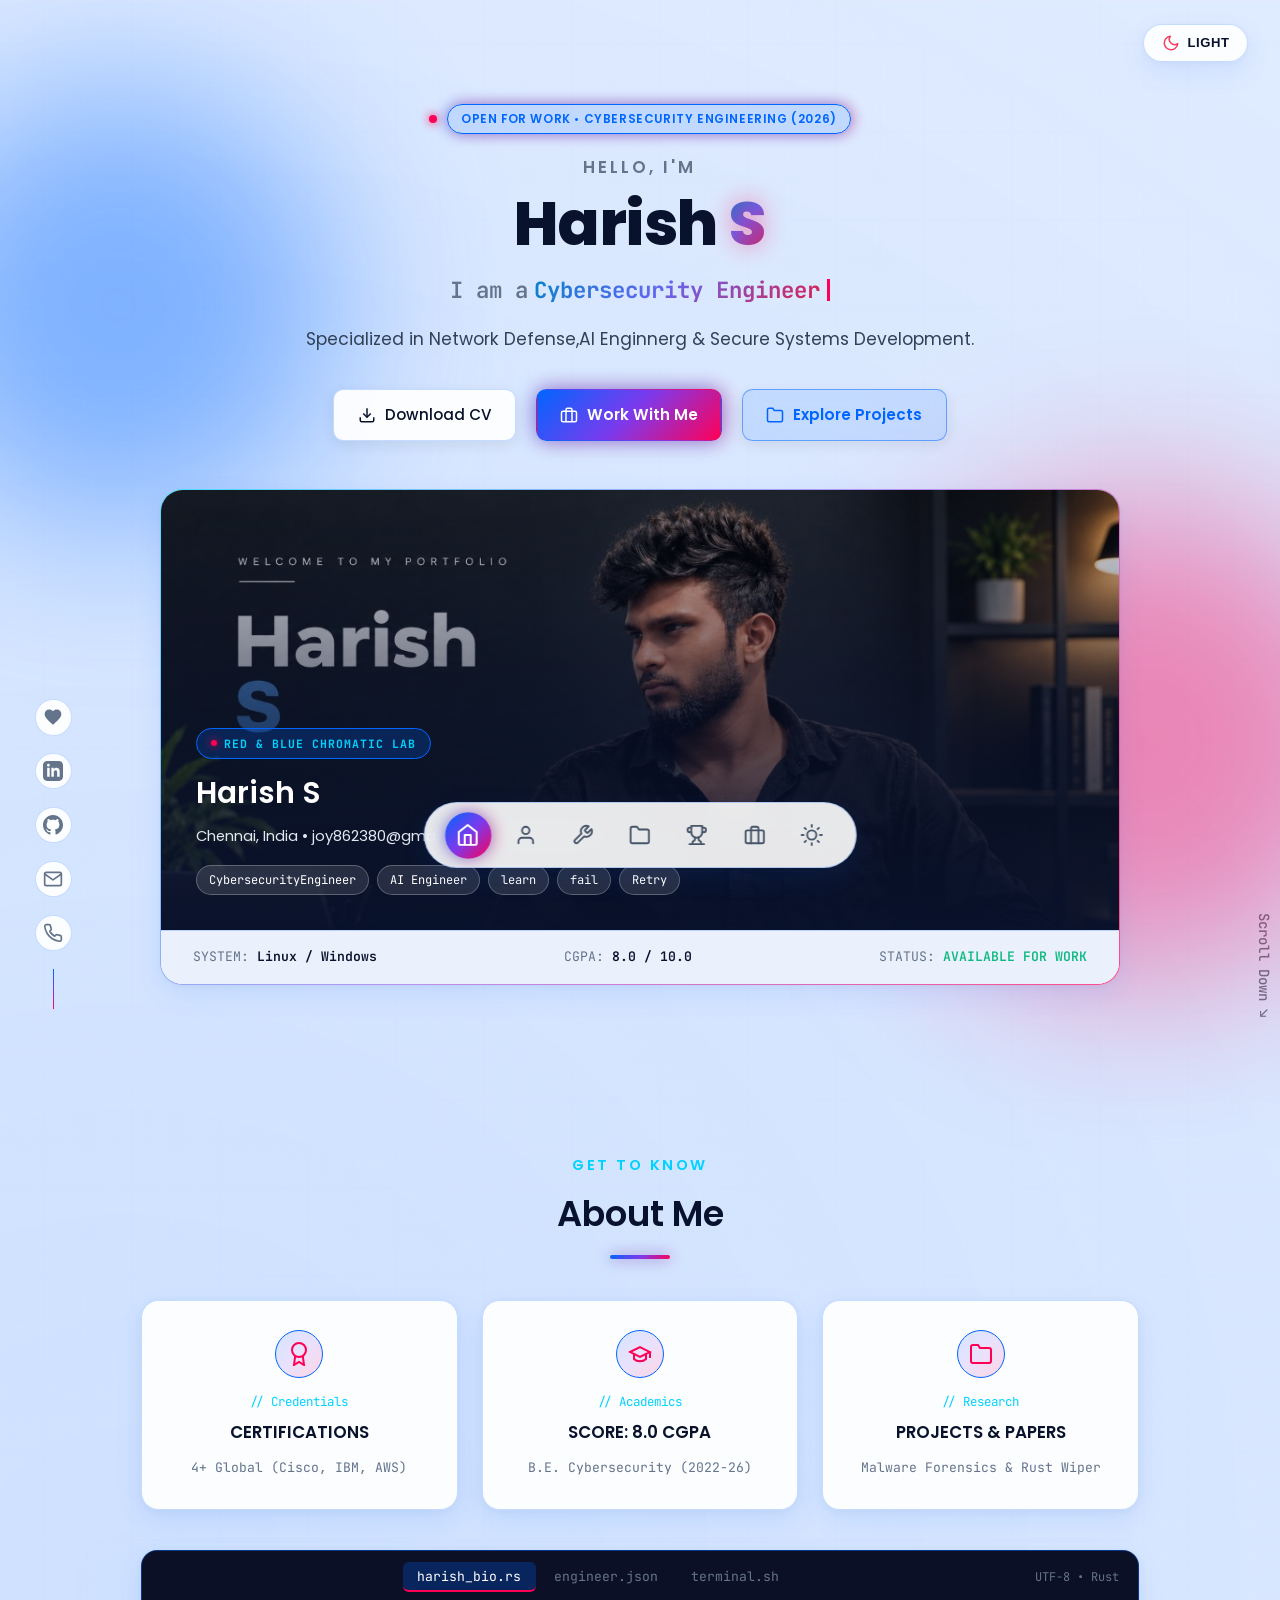
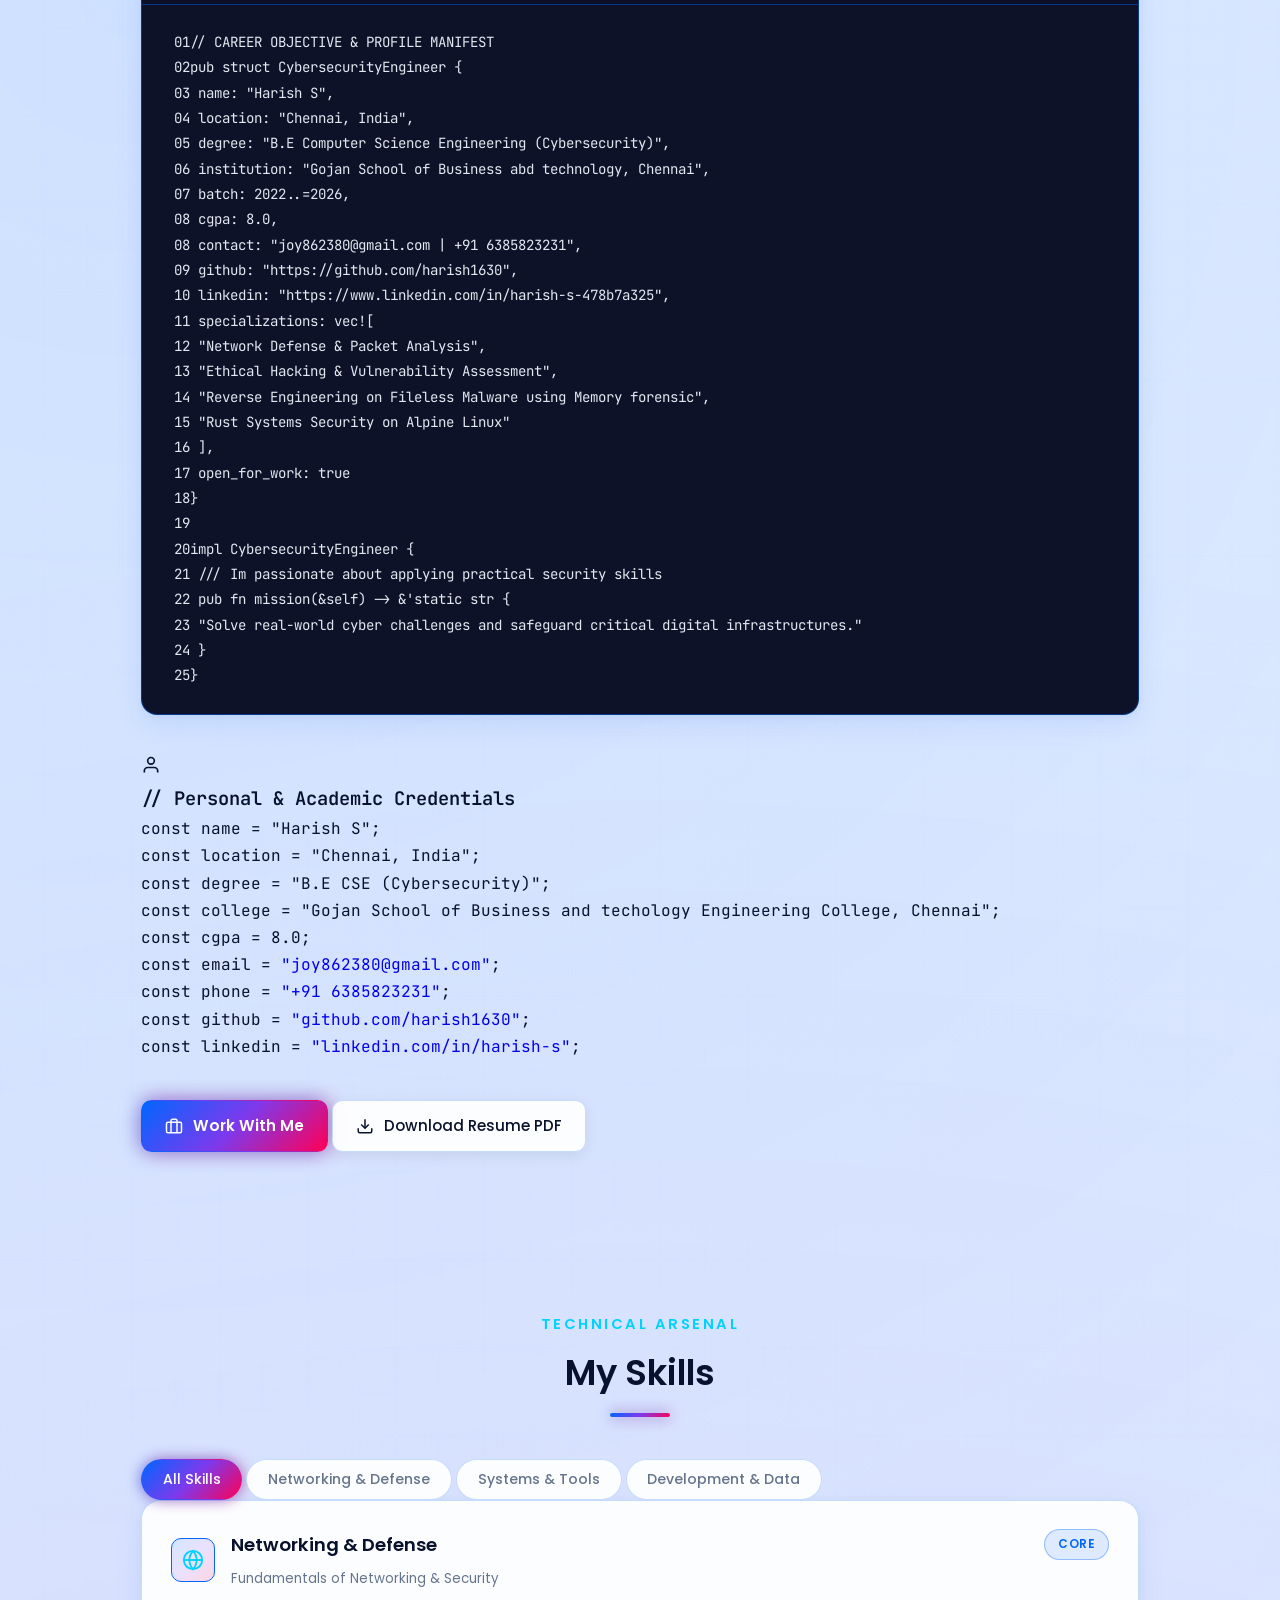
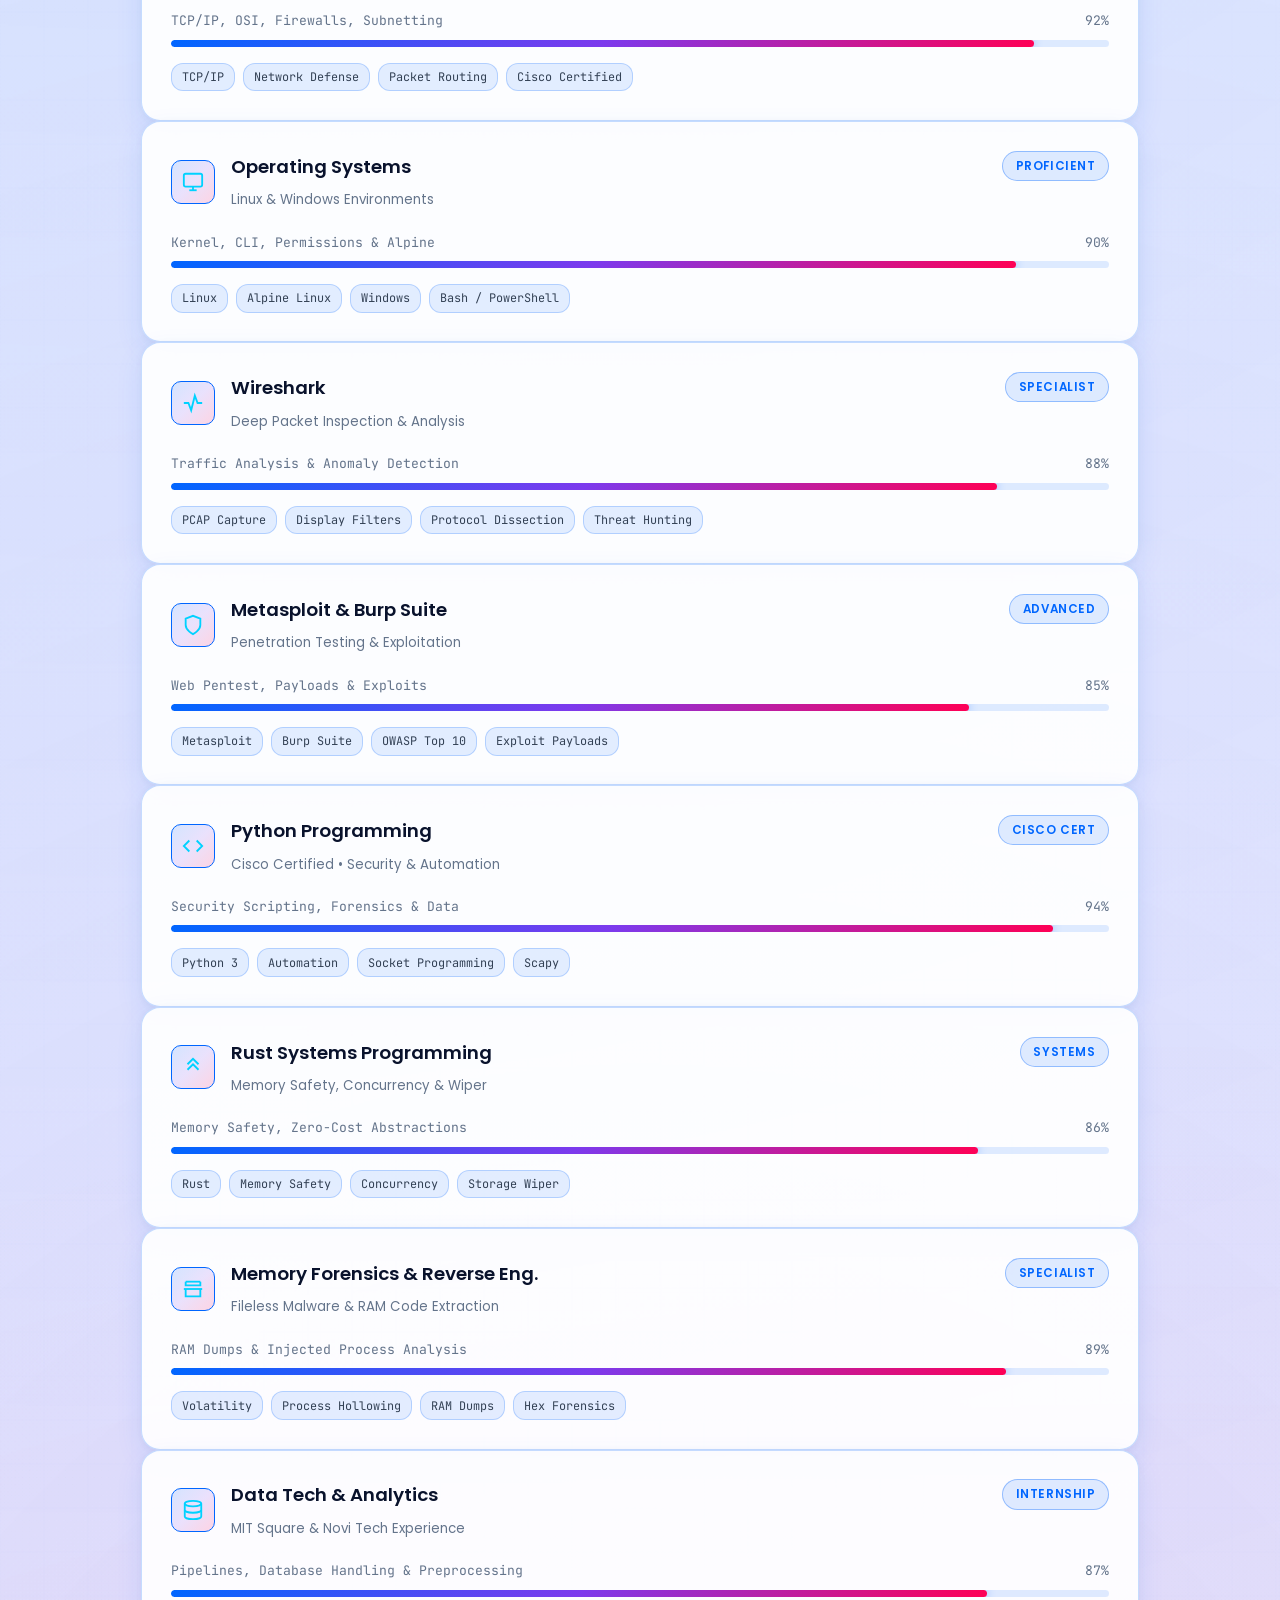
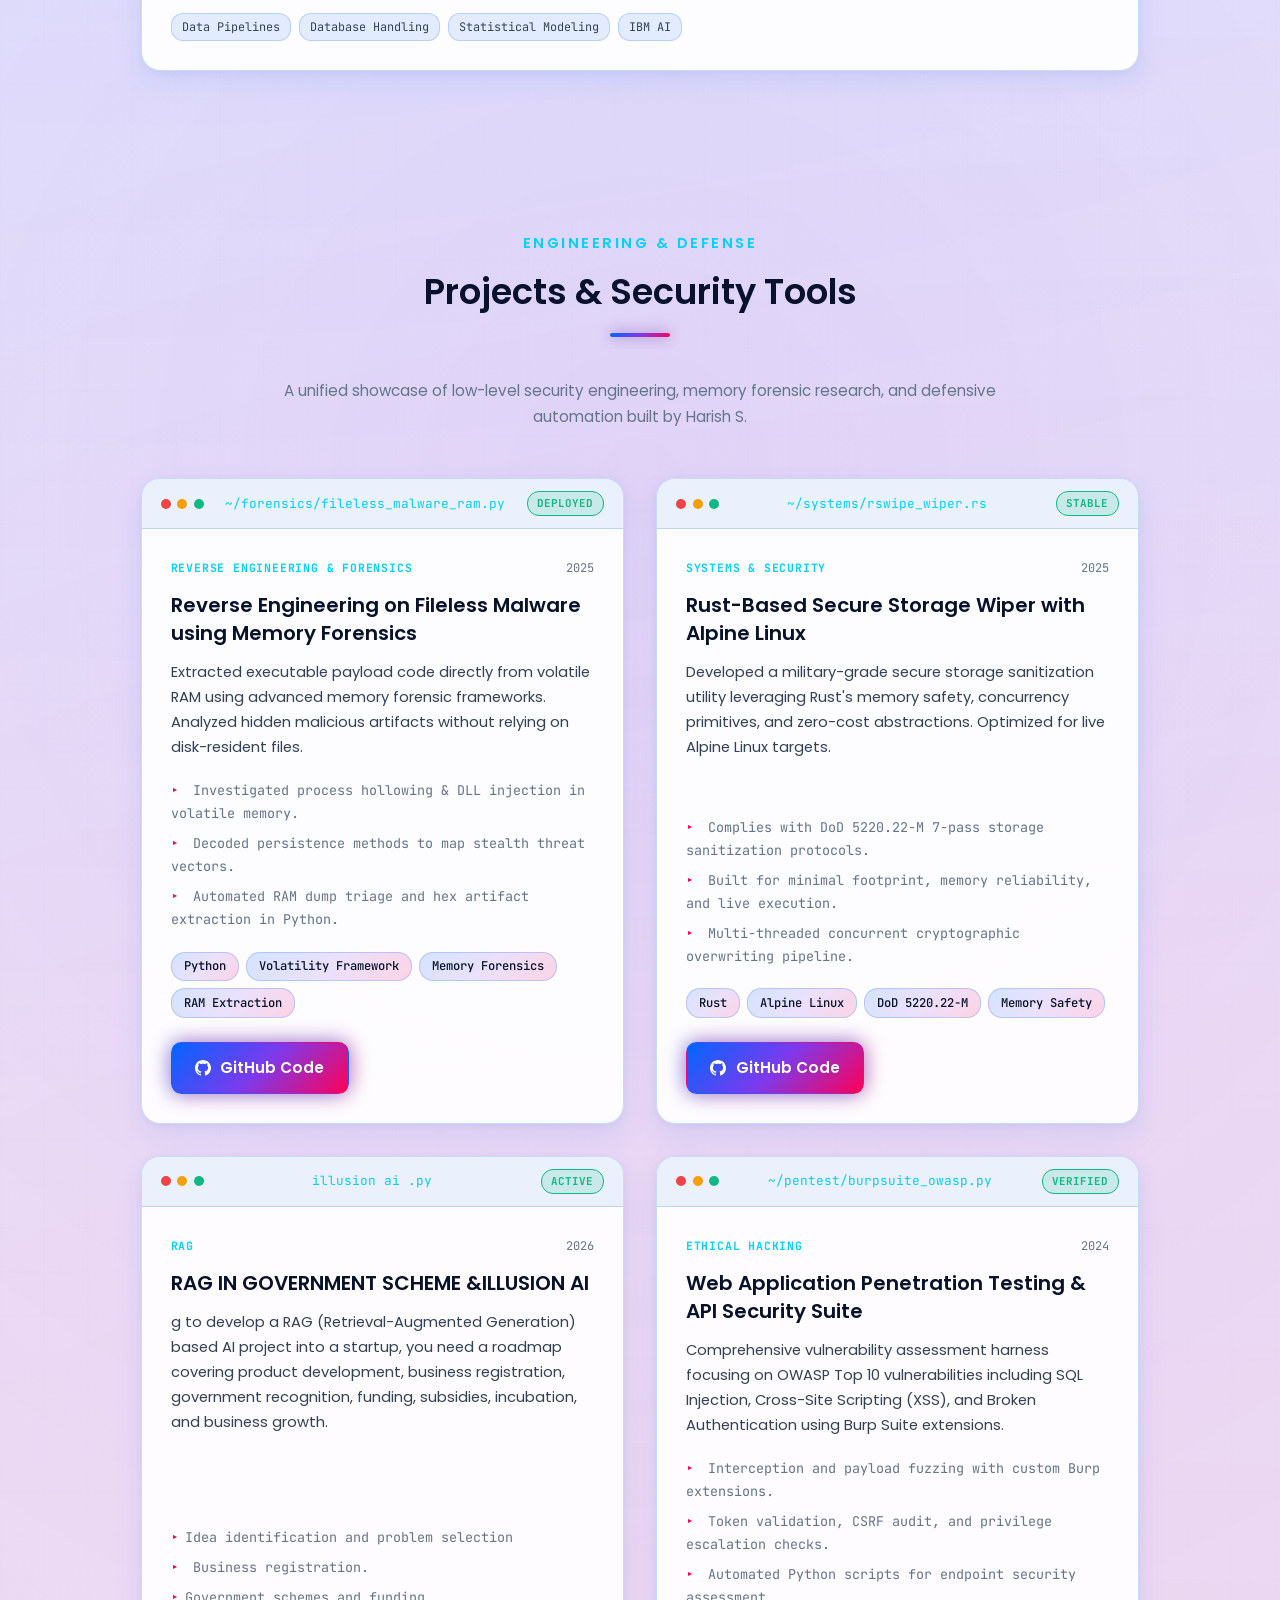
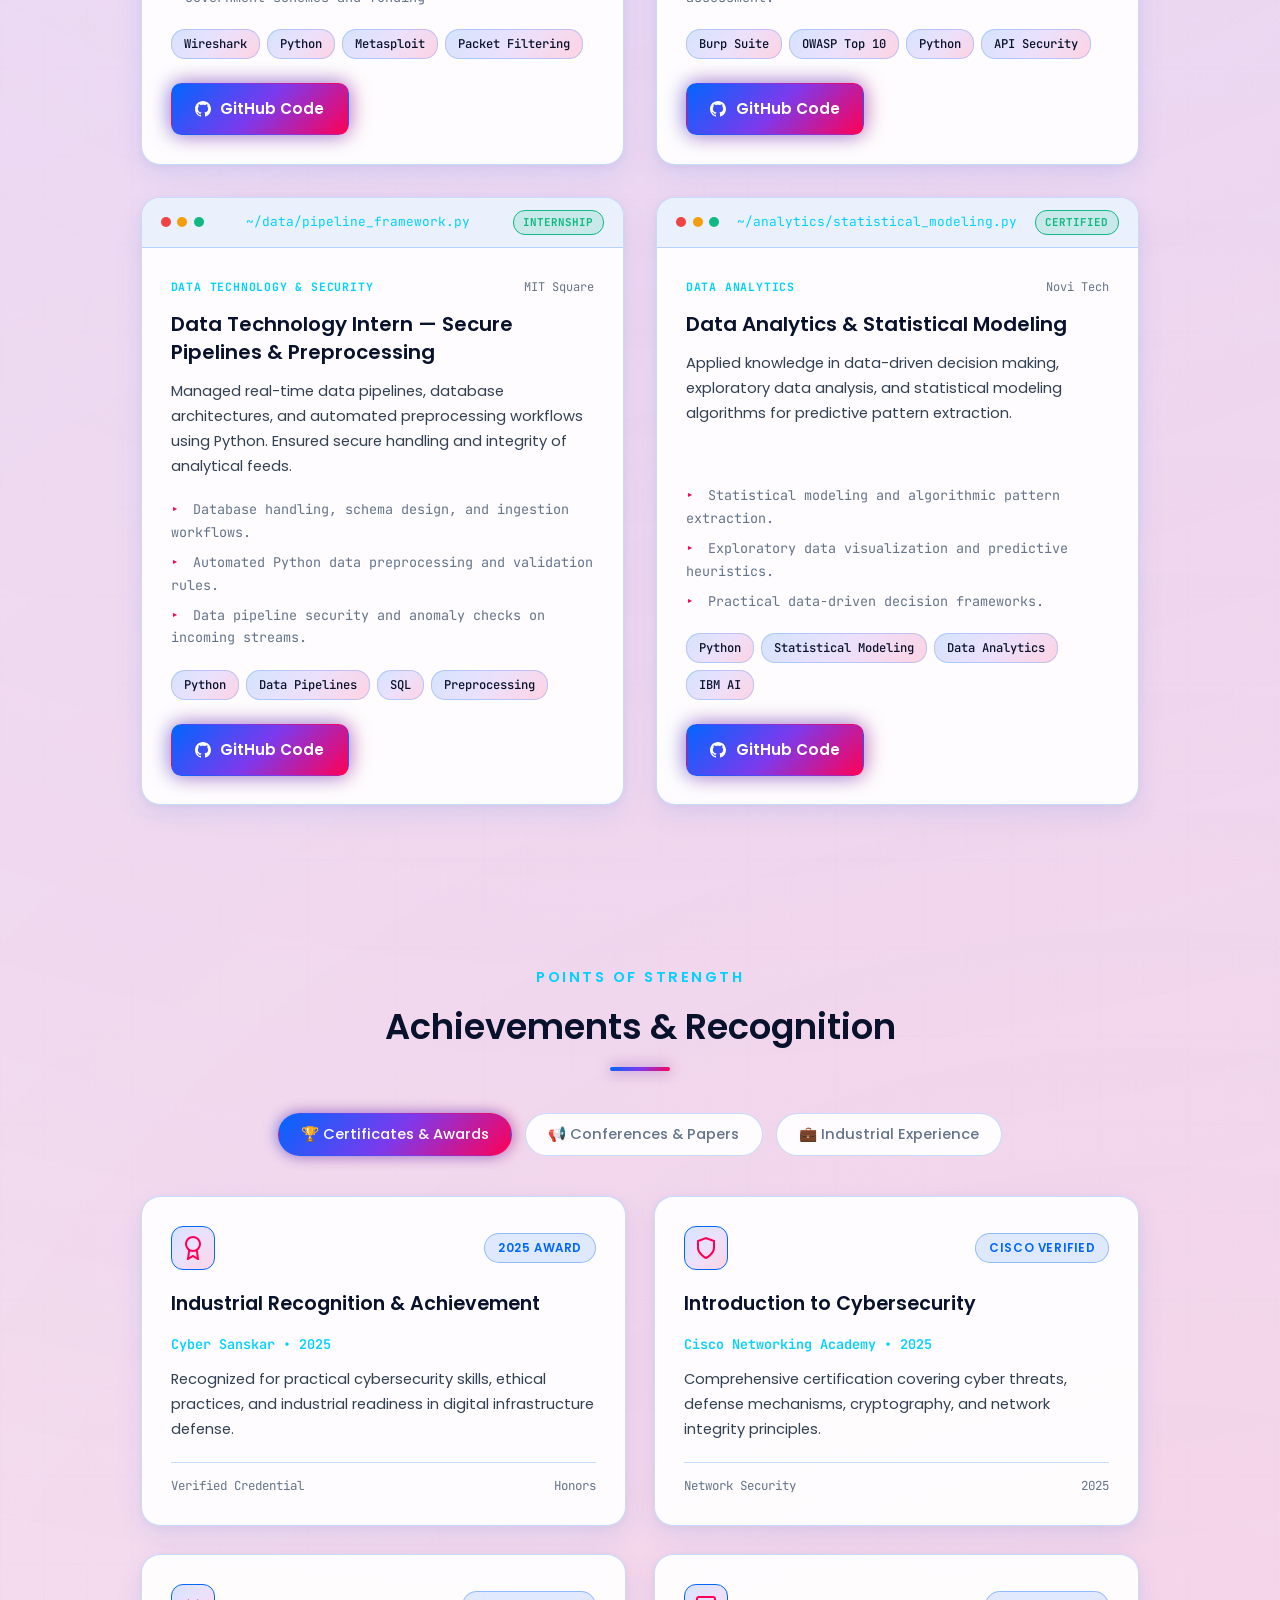
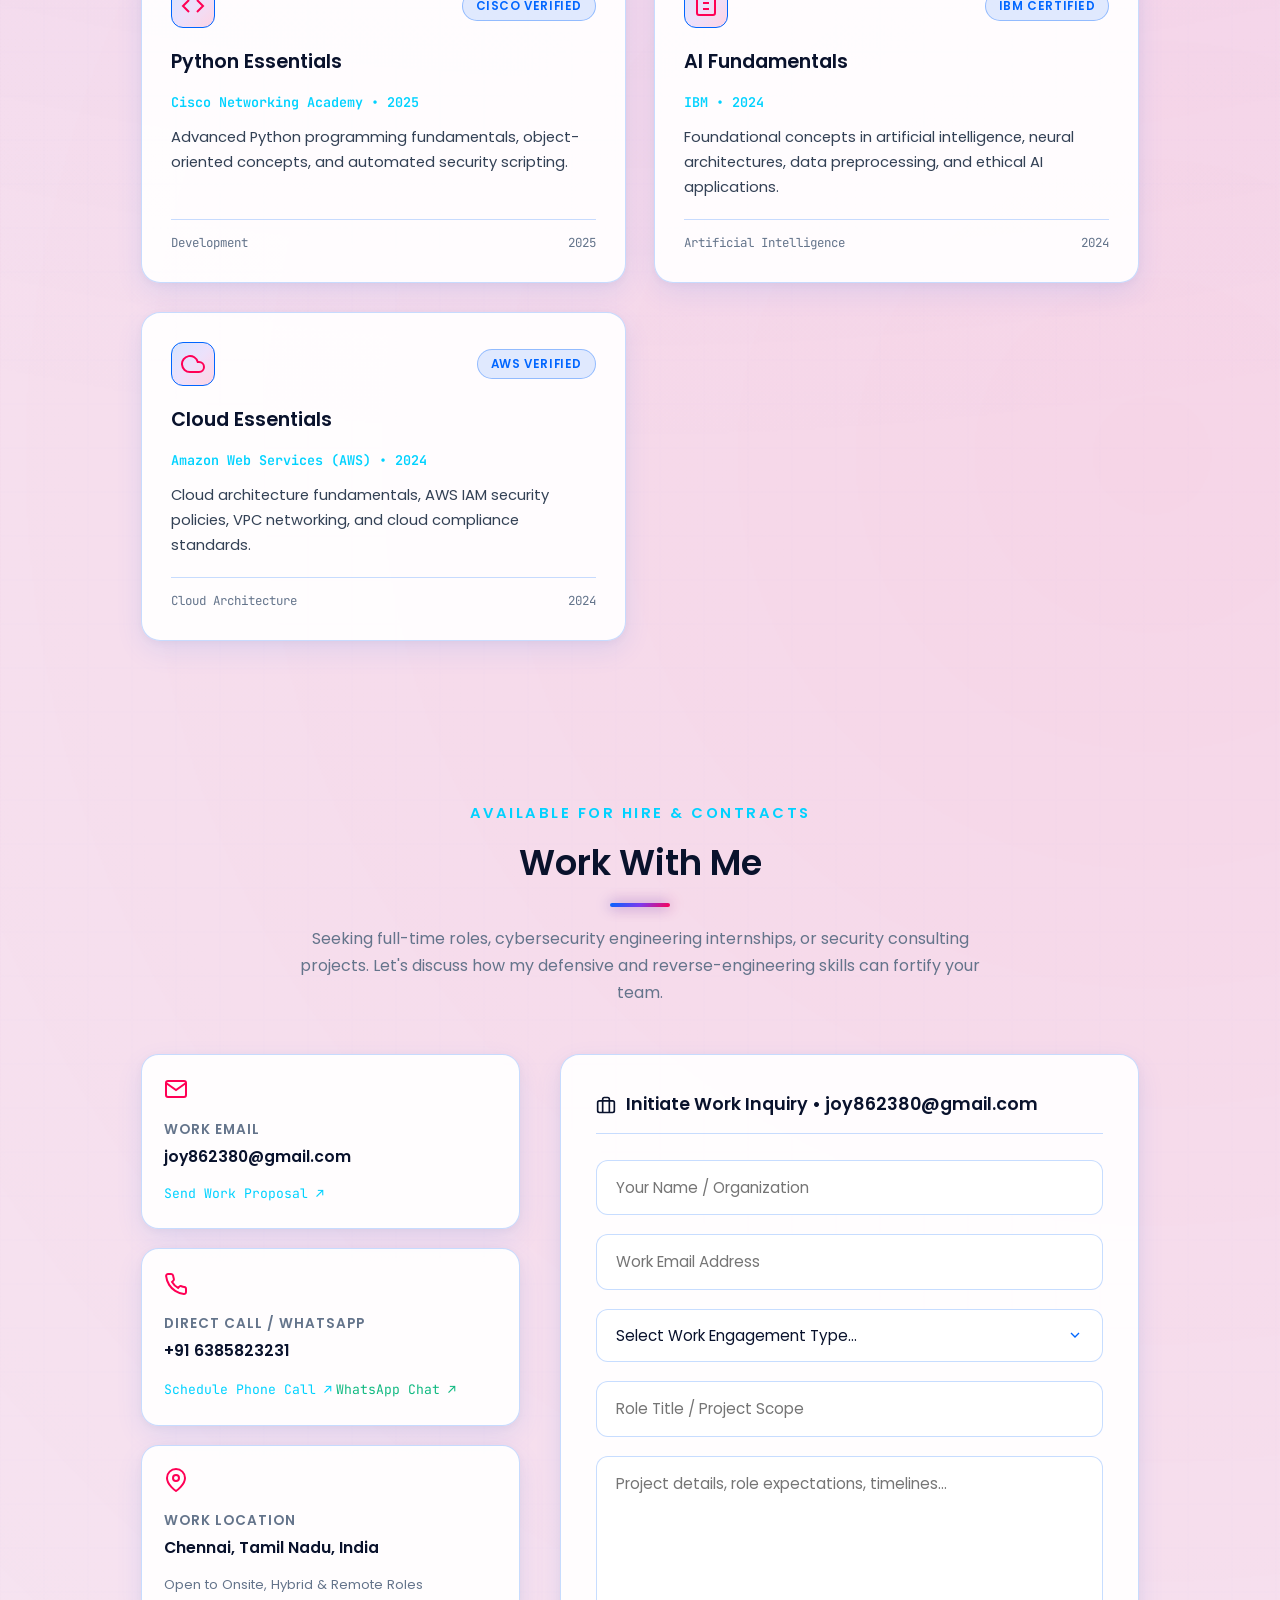
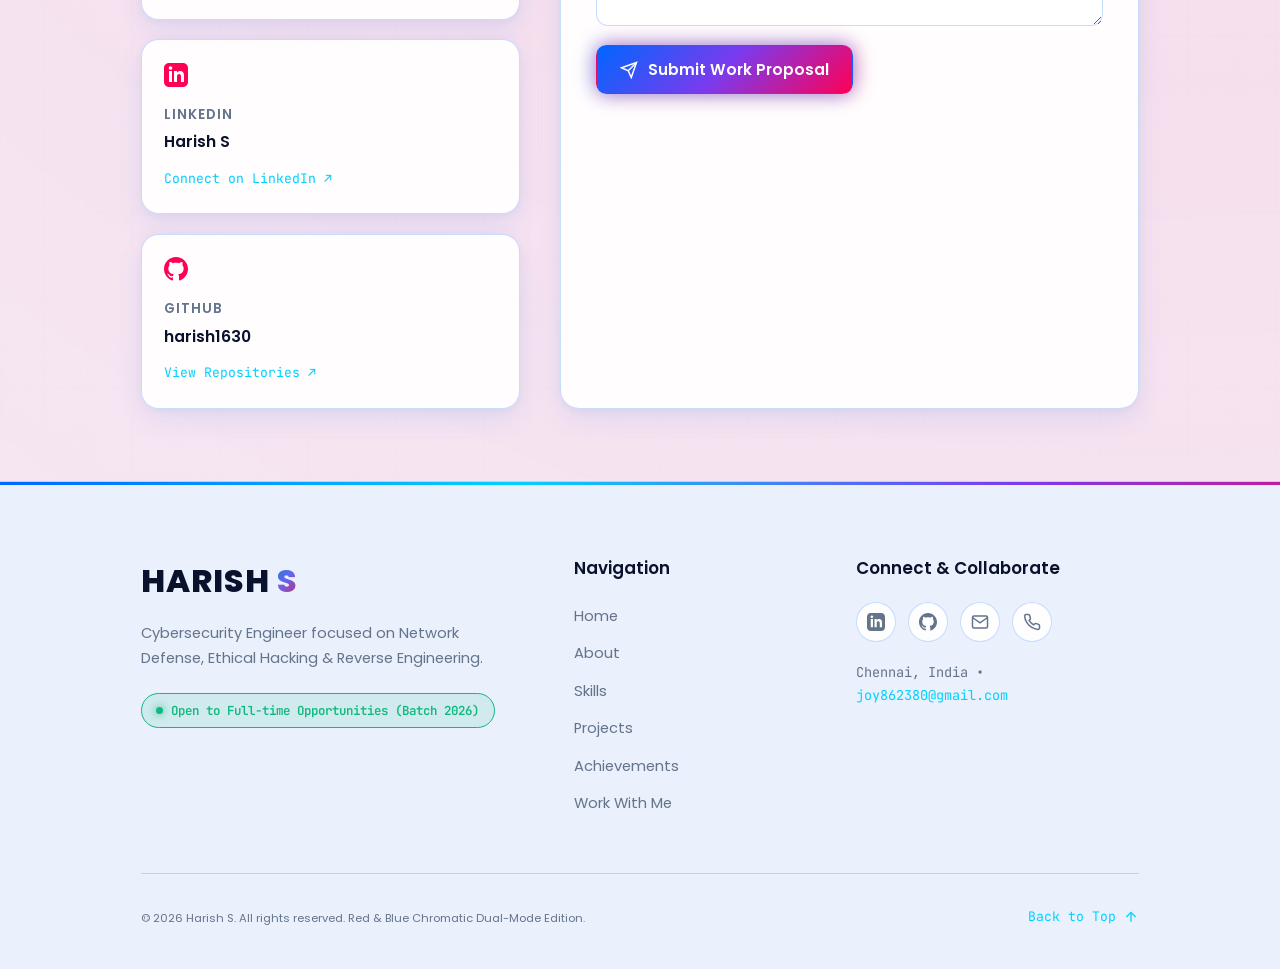
<file: index.html>
<!DOCTYPE html>
<html lang="en">
<head>
  <meta charset="UTF-8">
  <meta name="viewport" content="width=device-width, initial-scale=1.0">
  <meta name="theme-color" content="#090e1f">
  <title>Harish S | Cybersecurity Engineer & AI Enginner </title>
  <meta name="description" content="Official portfolio of Harish S — Cybersecurity Engineering student specialized in network defense, ethical hacking, reverse engineering, and secure systems development.">
  <meta name="keywords" content="Harish S, Cybersecurity,AI Enginner, Reverse Engineering, Memory Forensics,RAG, Wireshark,Lang Graph, Chennai, MIT Square, Cyber Sanskar">
  <meta name="author" content="Harish S">

  <!-- Open Graph Meta Tags -->
  <meta property="og:title" content="Harish S | Cybersecurity Portfolio">
  <meta property="og:description" content=" Cybersecurity Engineer focused on network defense, AI Enginner .">
  <meta property="og:image" content="assets/harish_profile.jpg">
  <meta property="og:type" content="website">
  <meta property="og:url" content="https://harish1630.github.io/portfolio/">

  <!-- SEO -->
  <meta name="robots" content="index, follow">
  <link rel="canonical" href="https://harish1630.github.io/portfolio/">

  <!-- Favicon (PNG square crop for best browser support) -->
  <link rel="icon" type="image/jpeg" href="assets/harish_profile.jpg">
  <link rel="apple-touch-icon" href="assets/harish_profile.jpg">

  <!-- Google Fonts: Poppins, Bebas Neue, JetBrains Mono & Fira Code -->
  <link rel="preconnect" href="https://fonts.googleapis.com">
  <link rel="preconnect" href="https://fonts.gstatic.com" crossorigin>
  <link href="https://fonts.googleapis.com/css2?family=Bebas+Neue&family=Fira+Code:wght@400;500;600;700&family=JetBrains+Mono:ital,wght@0,300;0,400;0,500;0,600;0,700;1,400&family=Poppins:wght@300;400;500;600;700;800&display=swap" rel="stylesheet">

  <!-- Stylesheet (Chromatic Dual-Mode Theme) -->
  <link rel="stylesheet" href="css/style.css">
</head>
<body>

  <!-- ================= FLOATING THEME TOGGLE ================= -->
  <button id="theme-toggle-btn" class="theme-toggle-btn" aria-label="Toggle Color Theme" title="Toggle Light / Dark Chromatic Mode">
    <div class="theme-toggle-track">
      <svg class="theme-icon theme-icon-sun" width="18" height="18" viewBox="0 0 24 24" fill="none" stroke="currentColor" stroke-width="2" stroke-linecap="round" stroke-linejoin="round">
        <circle cx="12" cy="12" r="5"></circle>
        <line x1="12" y1="1" x2="12" y2="3"></line>
        <line x1="12" y1="21" x2="12" y2="23"></line>
        <line x1="4.22" y1="4.22" x2="5.64" y2="5.64"></line>
        <line x1="18.36" y1="18.36" x2="19.78" y2="19.78"></line>
        <line x1="1" y1="12" x2="3" y2="12"></line>
        <line x1="21" y1="12" x2="23" y2="12"></line>
        <line x1="4.22" y1="19.78" x2="5.64" y2="18.36"></line>
        <line x1="18.36" y1="5.64" x2="19.78" y2="4.22"></line>
      </svg>
      <svg class="theme-icon theme-icon-moon" width="18" height="18" viewBox="0 0 24 24" fill="none" stroke="currentColor" stroke-width="2" stroke-linecap="round" stroke-linejoin="round" style="display: none;">
        <path d="M21 12.79A9 9 0 1 1 11.21 3 7 7 0 0 0 21 12.79z"></path>
      </svg>
      <span class="theme-mode-text">Theme</span>
    </div>
  </button>

  <!-- ================= PRELOADER (RED & BLUE CHROMATIC CORE) ================= -->
  <div id="loader-wrapper">
    <div class="loader-cyber">
      <div class="loader-ring"></div>
      <div class="loader-ring-outer"></div>
      <div class="loader-text">[ INVITING MS/MR ROYAL ]</div>
    </div>
    <div class="loader-status">INITIALIZING SECURITY SYSTEM </div>
  </div>

  <!-- ================= FLOATING DOCK NAV ================= -->
  <nav id="dock-nav" aria-label="Main Navigation">
    <div class="tooltip">
      <a href="#home" class="link active" data-nav="home" aria-label="Home">
        <svg width="22" height="22" viewBox="0 0 24 24" fill="none" stroke="currentColor" stroke-width="2" stroke-linecap="round" stroke-linejoin="round"><path d="m3 9 9-7 9 7v11a2 2 0 0 1-2 2H5a2 2 0 0 1-2-2z"></path><polyline points="9 22 9 12 15 12 15 22"></polyline></svg>
      </a>
      <span class="tooltiptext">Home</span>
    </div>

    <div class="tooltip">
      <a href="#about" class="link" data-nav="about" aria-label="About">
        <svg width="22" height="22" viewBox="0 0 24 24" fill="none" stroke="currentColor" stroke-width="2" stroke-linecap="round" stroke-linejoin="round"><path d="M20 21v-2a4 4 0 0 0-4-4H8a4 4 0 0 0-4 4v2"></path><circle cx="12" cy="7" r="4"></circle></svg>
      </a>
      <span class="tooltiptext">About</span>
    </div>

    <div class="tooltip">
      <a href="#skills" class="link" data-nav="skills" aria-label="Skills">
        <svg width="22" height="22" viewBox="0 0 24 24" fill="none" stroke="currentColor" stroke-width="2" stroke-linecap="round" stroke-linejoin="round"><path d="M14.7 6.3a1 1 0 0 0 0 1.4l1.6 1.6a1 1 0 0 0 1.4 0l3.77-3.77a6 6 0 0 1-7.94 7.94l-6.91 6.91a2.12 2.12 0 0 1-3-3l6.91-6.91a6 6 0 0 1 7.94-7.94l-3.76 3.76z"></path></svg>
      </a>
      <span class="tooltiptext">Skills</span>
    </div>

    <div class="tooltip">
      <a href="#projects" class="link" data-nav="projects" aria-label="Projects">
        <svg width="22" height="22" viewBox="0 0 24 24" fill="none" stroke="currentColor" stroke-width="2" stroke-linecap="round" stroke-linejoin="round"><path d="M22 19a2 2 0 0 1-2 2H4a2 2 0 0 1-2-2V5a2 2 0 0 1 2-2h5l2 3h9a2 2 0 0 1 2 2z"></path></svg>
      </a>
      <span class="tooltiptext">Projects</span>
    </div>

    <div class="tooltip">
      <a href="#achievements" class="link" data-nav="achievements" aria-label="Achievements">
        <svg width="22" height="22" viewBox="0 0 24 24" fill="none" stroke="currentColor" stroke-width="2" stroke-linecap="round" stroke-linejoin="round"><path d="M6 9H4.5a2.5 2.5 0 0 1 0-5H6"></path><path d="M18 9h1.5a2.5 2.5 0 0 0 0-5H18"></path><path d="M4 22h16"></path><path d="M10 14.66V17c0 .55-.47.98-.97 1.21C7.85 18.75 7 20.24 7 22"></path><path d="M14 14.66V17c0 .55.47.98.97 1.21C16.15 18.75 17 20.24 17 22"></path><path d="M18 2H6v7a6 6 0 0 0 12 0V2Z"></path></svg>
      </a>
      <span class="tooltiptext">Achievements</span>
    </div>

    <!-- Contact section styled as WORK -->
    <div class="tooltip">
      <a href="#work" class="link" data-nav="work" aria-label="Work With Me">
        <svg width="22" height="22" viewBox="0 0 24 24" fill="none" stroke="currentColor" stroke-width="2" stroke-linecap="round" stroke-linejoin="round"><rect x="2" y="7" width="20" height="14" rx="2" ry="2"></rect><path d="M16 21V5a2 2 0 0 0-2-2h-4a2 2 0 0 0-2 2v16"></path></svg>
      </a>
      <span class="tooltiptext">Work</span>
    </div>

    <!-- Quick Theme Toggle in Dock Nav -->
    <div class="tooltip">
      <a href="javascript:void(0)" class="link theme-dock-toggle" aria-label="Toggle Theme">
        <svg width="22" height="22" viewBox="0 0 24 24" fill="none" stroke="currentColor" stroke-width="2" stroke-linecap="round" stroke-linejoin="round"><circle cx="12" cy="12" r="5"></circle><line x1="12" y1="1" x2="12" y2="3"></line><line x1="12" y1="21" x2="12" y2="23"></line><line x1="4.22" y1="4.22" x2="5.64" y2="5.64"></line><line x1="18.36" y1="18.36" x2="19.78" y2="19.78"></line><line x1="1" y1="12" x2="3" y2="12"></line><line x1="21" y1="12" x2="23" y2="12"></line><line x1="4.22" y1="19.78" x2="5.64" y2="18.36"></line><line x1="18.36" y1="5.64" x2="19.78" y2="4.22"></line></svg>
      </a>
      <span class="tooltiptext">Toggle Theme</span>
    </div>
  </nav>

  <!-- ================= HERO SECTION (FIRST PAGE - ONLY PLACE WITH IMAGE) ================= -->
  <section id="home">
    <div class="blue-line1"></div>
    <div class="blue-line2"></div>

    <!-- Floating Socials (Left Column) -->
    <div class="header_socials">
      <a href="javascript:void(0)" class="like-btn" id="like-button" title="Like portfolio">
        <svg width="20" height="20" viewBox="0 0 24 24" fill="currentColor"><path d="M12 21.35l-1.45-1.32C5.4 15.36 2 12.28 2 8.5 2 5.42 4.42 3 7.5 3c1.74 0 3.41.81 4.5 2.09C13.09 3.81 14.76 3 16.5 3 19.58 3 22 5.42 22 8.5c0 3.78-3.4 6.86-8.55 11.54L12 21.35z"/></svg>
        <span class="hide" id="like-text">Likes: 142</span>
      </a>

      <a href="https://www.linkedin.com/in/harish-s-478b7a325?utm_source=share_via&amp;utm_content=profile&amp;utm_medium=member_android" target="_blank" rel="noopener noreferrer" title="LinkedIn">
        <svg width="20" height="20" viewBox="0 0 24 24" fill="currentColor"><path d="M19 0h-14c-2.761 0-5 2.239-5 5v14c0 2.761 2.239 5 5 5h14c2.762 0 5-2.239 5-5v-14c0-2.761-2.238-5-5-5zm-11 19h-3v-11h3v11zm-1.5-12.268c-.966 0-1.75-.79-1.75-1.764s.784-1.764 1.75-1.764 1.75.79 1.75 1.764-.783 1.764-1.75 1.764zm13.5 12.268h-3v-5.604c0-3.368-4-3.113-4 0v5.604h-3v-11h3v1.765c1.396-2.586 7-2.777 7 2.476v6.759z"/></svg>
        <span class="hide">LinkedIn</span>
      </a>

      <a href="https://github.com/harish1630" target="_blank" rel="noopener noreferrer" title="GitHub">
        <svg width="20" height="20" viewBox="0 0 24 24" fill="currentColor"><path d="M12 0c-6.626 0-12 5.373-12 12 0 5.302 3.438 9.8 8.207 11.387.599.111.793-.261.793-.577v-2.234c-3.338.726-4.033-1.416-4.033-1.416-.546-1.387-1.333-1.756-1.333-1.756-1.089-.745.083-.729.083-.729 1.205.084 1.839 1.237 1.839 1.237 1.07 1.834 2.807 1.304 3.492.997.107-.775.418-1.305.762-1.604-2.665-.305-5.467-1.334-5.467-5.931 0-1.311.469-2.381 1.236-3.221-.124-.303-.535-1.524.117-3.176 0 0 1.008-.322 3.301 1.23.957-.266 1.983-.399 3.003-.404 1.02.005 2.047.138 3.006.404 2.291-1.552 3.297-1.23 3.297-1.23.653 1.653.242 2.874.118 3.176.77.84 1.235 1.911 1.235 3.221 0 4.609-2.807 5.624-5.479 5.921.43.372.823 1.102.823 2.222v3.293c0 .319.192.694.801.576 4.765-1.589 8.199-6.086 8.199-11.386 0-6.627-5.373-12-12-12z"/></svg>
        <span class="hide">GitHub</span>
      </a>

      <a href="mailto:joy862380@gmail.com" title="Email Harish">
        <svg width="20" height="20" viewBox="0 0 24 24" fill="none" stroke="currentColor" stroke-width="2" stroke-linecap="round" stroke-linejoin="round"><path d="M4 4h16c1.1 0 2 .9 2 2v12c0 1.1-.9 2-2 2H4c-1.1 0-2-.9-2-2V6c0-1.1.9-2 2-2z"></path><polyline points="22,6 12,13 2,6"></polyline></svg>
        <span class="hide">joy862380@gmail.com</span>
      </a>

      <a href="tel:+916385823231" title="Call Harish">
        <svg width="20" height="20" viewBox="0 0 24 24" fill="none" stroke="currentColor" stroke-width="2" stroke-linecap="round" stroke-linejoin="round"><path d="M22 16.92v3a2 2 0 0 1-2.18 2 19.79 19.79 0 0 1-8.63-3.07 19.5 19.5 0 0 1-6-6 19.79 19.79 0 0 1-3.07-8.67A2 2 0 0 1 4.11 2h3a2 2 0 0 1 2 1.72 12.84 12.84 0 0 0 .7 2.81 2 2 0 0 1-.45 2.11L8.09 9.91a16 16 0 0 0 6 6l1.27-1.27a2 2 0 0 1 2.11-.45 12.84 12.84 0 0 0 2.81.7A2 2 0 0 1 22 16.92z"></path></svg>
        <span class="hide">+91 6385823231</span>
      </a>
    </div>

    <!-- Scroll Down Link -->
    <a href="#about" class="scroll__down">Scroll Down ↘</a>

    <div class="container hero-content">
      <!-- Status Badge -->
      <div class="hero-badge">
        <span class="badge-pulse"></span>
        <span class="badge badge-chroma">OPEN FOR WORK • CYBERSECURITY ENGINEERING (2026)</span>
      </div>

      <h5>Hello, I'm</h5>
      <h1 class="hero-name">Harish <span class="highlight-letter">S</span></h1>

      <!-- Dynamic Typewriter Subtitle -->
      <div class="hero-role-wrapper">
        <span>I am a </span>
        <span id="typewriter-text" class="typewriter-dynamic">Cybersecurity Engineer</span>
        <span class="typing-cursor"></span>
      </div>

      <p class="hero-tagline">
        Specialized in Network Defense,AI Enginnerg & Secure Systems Development.
      </p>

      <!-- CTA Buttons -->
      <div class="cta">
        <a href="assets/Harish_S_Resume.pdf" download="Harish_S_Resume.pdf" class="btn" id="download-cv-btn">
          <svg width="18" height="18" viewBox="0 0 24 24" fill="none" stroke="currentColor" stroke-width="2"><path d="M21 15v4a2 2 0 0 1-2 2H5a2 2 0 0 1-2-2v-4"></path><polyline points="7 10 12 15 17 10"></polyline><line x1="12" y1="15" x2="12" y2="3"></line></svg>
          Download CV
        </a>
        <a href="#work" class="btn btn-primary">
          <svg width="18" height="18" viewBox="0 0 24 24" fill="none" stroke="currentColor" stroke-width="2"><rect x="2" y="7" width="20" height="14" rx="2" ry="2"></rect><path d="M16 21V5a2 2 0 0 0-2-2h-4a2 2 0 0 0-2 2v16"></path></svg>
          Work With Me
        </a>
        <a href="#projects" class="btn btn-cyber">
          <svg width="18" height="18" viewBox="0 0 24 24" fill="none" stroke="currentColor" stroke-width="2"><path d="M22 19a2 2 0 0 1-2 2H4a2 2 0 0 1-2-2V5a2 2 0 0 1 2-2h5l2 3h9a2 2 0 0 1 2 2z"></path></svg>
          Explore Projects
        </a>
      </div>

      <!-- ================= HERO SHOWCASE CARD (ONLY IMAGE IN PORTFOLIO) ================= -->
      <div class="hero-full-grid-wrapper">
        <div class="hero-image-grid-card">
          <div class="grid-card-inner">
            <img src="assets/harish_profile.jpg" alt="Harish S - Welcome to My Portfolio Workspace" class="hero-grid-img">
            <div class="hero-grid-cyber-overlay">
              <div class="hero-grid-meta">
                <span class="cyber-chip"><span class="chip-dot"></span> RED &amp; BLUE CHROMATIC LAB</span>
                <h3>Harish S</h3>
                <p>Chennai, India • joy862380@gmail.com • +91 6385823231</p>
              </div>
              <div class="hero-grid-tags">
                <span class="tag-pill">CybersecurityEngineer</span>
                <span class="tag-pill">AI Engineer</span>
                <span class="tag-pill">learn</span>
                <span class="tag-pill">fail</span>
                <span class="tag-pill">Retry</span>
              </div>
            </div>
          </div>
          <div class="hero-grid-footer-bar">
            <span class="spec-label">SYSTEM: <span>Linux / Windows</span></span>
            <span class="spec-label">CGPA: <span>8.0 / 10.0</span></span>
            <span class="spec-label">STATUS: <span class="status-active">AVAILABLE FOR WORK</span></span>
          </div>
        </div>
      </div>

    </div>
  </section>

  <!-- ================= ABOUT SECTION (CODING STYLE - NO IMAGE) ================= -->
  <section id="about">
    <h5>Get To Know</h5>
    <h2>About Me</h2>

    <div class="container about__container-full">
      
      <!-- 3 Highlight cards styled with coding accents -->
      <div class="about__cards">
        <article class="about__card">
          <div class="about__icon">
            <svg width="24" height="24" viewBox="0 0 24 24" fill="none" stroke="currentColor" stroke-width="2"><circle cx="12" cy="8" r="7"></circle><polyline points="8.21 13.89 7 23 12 20 17 23 15.79 13.88"></polyline></svg>
          </div>
          <div class="code-comment font-code">// Credentials</div>
          <h5>Certifications</h5>
          <small class="font-code">4+ Global (Cisco, IBM, AWS)</small>
        </article>

        <article class="about__card">
          <div class="about__icon">
            <svg width="24" height="24" viewBox="0 0 24 24" fill="none" stroke="currentColor" stroke-width="2"><path d="M22 10v6M2 10l10-5 10 5-10 5z"></path><path d="M6 12v5c3 3 9 3 12 0v-5"></path></svg>
          </div>
          <div class="code-comment font-code">// Academics</div>
          <h5>Score: 8.0 CGPA</h5>
          <small class="font-code">B.E. Cybersecurity (2022-26)</small>
        </article>

        <article class="about__card">
          <div class="about__icon">
            <svg width="24" height="24" viewBox="0 0 24 24" fill="none" stroke="currentColor" stroke-width="2"><path d="M22 19a2 2 0 0 1-2 2H4a2 2 0 0 1-2-2V5a2 2 0 0 1 2-2h5l2 3h9a2 2 0 0 1 2 2z"></path></svg>
          </div>
          <div class="code-comment font-code">// Research</div>
          <h5>Projects & Papers</h5>
          <small class="font-code">Malware Forensics & Rust Wiper</small>
        </article>
      </div>

      <!-- ================= CODING STYLE ABOUT TERMINAL / IDE ================= -->
      <div class="code-ide-window">
        <div class="code-ide-header">
          <div class="ide-controls">
            <span class="ide-dot dot-red"></span>
            <span class="ide-dot dot-yellow"></span>
            <span class="ide-dot dot-green"></span>
          </div>
          <div class="ide-tabs">
            <button class="ide-tab-btn active" data-tab-code="rust">
              <span class="tab-icon"> </span> harish_bio.rs
            </button>
            <button class="ide-tab-btn" data-tab-code="json">
              <span class="tab-icon"> </span> engineer.json
            </button>
            <button class="ide-tab-btn" data-tab-code="shell">
              <span class="tab-icon"> </span> terminal.sh
            </button>
          </div>
          <div class="ide-lang font-code">UTF-8 • Rust</div>
        </div>

        <!-- Code View 1: Rust Definition -->
        <div class="code-ide-body font-code active" id="code-rust">
          <div class="code-line"><span class="line-no">01</span><span class="tok-comment">// CAREER OBJECTIVE & PROFILE MANIFEST</span></div>
          <div class="code-line"><span class="line-no">02</span><span class="tok-keyword">pub struct</span> <span class="tok-type">CybersecurityEngineer</span> {</div>
          <div class="code-line"><span class="line-no">03</span>    <span class="tok-prop">name</span>: <span class="tok-string">"Harish S"</span>,</div>
          <div class="code-line"><span class="line-no">04</span>    <span class="tok-prop">location</span>: <span class="tok-string">"Chennai, India"</span>,</div>
          <div class="code-line"><span class="line-no">05</span>    <span class="tok-prop">degree</span>: <span class="tok-string">"B.E Computer Science Engineering (Cybersecurity)"</span>,</div>
          <div class="code-line"><span class="line-no">06</span>    <span class="tok-prop">institution</span>: <span class="tok-string">"Gojan School of Business abd technology, Chennai"</span>,</div>
          <div class="code-line"><span class="line-no">07</span>    <span class="tok-prop">batch</span>: <span class="tok-number">2022..=2026</span>,</div>
          <div class="code-line"><span class="line-no">08</span>    <span class="tok-prop">cgpa</span>: <span class="tok-number">8.0</span>,</div>
          <div class="code-line"><span class="line-no">08</span>    <span class="tok-prop">contact</span>: <span class="tok-string">"joy862380@gmail.com | +91 6385823231"</span>,</div>
          <div class="code-line"><span class="line-no">09</span>    <span class="tok-prop">github</span>: <span class="tok-string">"https://github.com/harish1630"</span>,</div>
          <div class="code-line"><span class="line-no">10</span>    <span class="tok-prop">linkedin</span>: <span class="tok-string">"https://www.linkedin.com/in/harish-s-478b7a325"</span>,</div>
          <div class="code-line"><span class="line-no">11</span>    <span class="tok-prop">specializations</span>: <span class="tok-type">vec!</span>[</div>
          <div class="code-line"><span class="line-no">12</span>        <span class="tok-string">"Network Defense & Packet Analysis"</span>,</div>
          <div class="code-line"><span class="line-no">13</span>        <span class="tok-string">"Ethical Hacking & Vulnerability Assessment"</span>,</div>
          <div class="code-line"><span class="line-no">14</span>        <span class="tok-string">"Reverse Engineering on Fileless Malware using Memory forensic"</span>,</div>
          <div class="code-line"><span class="line-no">15</span>        <span class="tok-string">"Rust Systems Security on Alpine Linux"</span></div>
          <div class="code-line"><span class="line-no">16</span>    ],</div>
          <div class="code-line"><span class="line-no">17</span>    <span class="tok-prop">open_for_work</span>: <span class="tok-keyword">true</span></div>
          <div class="code-line"><span class="line-no">18</span>}</div>
          <div class="code-line"><span class="line-no">19</span></div>
          <div class="code-line"><span class="line-no">20</span><span class="tok-keyword">impl</span> <span class="tok-type">CybersecurityEngineer</span> {</div>
          <div class="code-line"><span class="line-no">21</span>    <span class="tok-comment">/// Im  passionate about applying practical security skills</span></div>
          <div class="code-line"><span class="line-no">22</span>    <span class="tok-keyword">pub fn</span> <span class="tok-fn">mission</span>(&amp;<span class="tok-keyword">self</span>) -&gt; <span class="tok-type">&amp;'static str</span> {</div>
          <div class="code-line"><span class="line-no">23</span>        <span class="tok-string">"Solve real-world cyber challenges and safeguard critical digital infrastructures."</span></div>
          <div class="code-line"><span class="line-no">24</span>    }</div>
          <div class="code-line"><span class="line-no">25</span>}</div>
        </div>

        <!-- Code View 2: JSON Profile -->
        <div class="code-ide-body font-code" id="code-json">
          <div class="code-line"><span class="line-no">01</span>{</div>
          <div class="code-line"><span class="line-no">02</span>  <span class="tok-prop">"candidate"</span>: <span class="tok-string">"Harish S"</span>,</div>
          <div class="code-line"><span class="line-no">03</span>  <span class="tok-prop">"status"</span>: <span class="tok-string">"Cybersecurity Engineering "</span>,</div>
          <div class="code-line"><span class="line-no">04</span>  <span class="tok-prop">"profiles"</span>: {</div>
          <div class="code-line"><span class="line-no">05</span>    <span class="tok-prop">"github"</span>: <span class="tok-string">"https://github.com/harish1630"</span>,</div>
          <div class="code-line"><span class="line-no">06</span>    <span class="tok-prop">"linkedin"</span>: <span class="tok-string">"https://www.linkedin.com/in/harish-s-478b7a325"</span></div>
          <div class="code-line"><span class="line-no">07</span>  },</div>
          <div class="code-line"><span class="line-no">08</span>  <span class="tok-prop">"education"</span>: {</div>
          <div class="code-line"><span class="line-no">09</span>    <span class="tok-prop">"degree"</span>: <span class="tok-string">"B.E Computer Science Engineering (Cybersecurity)"</span>,</div>
          <div class="code-line"><span class="line-no">10</span>    <span class="tok-prop">"duration"</span>: <span class="tok-string">"2022 - 2026"</span>,</div>
          <div class="code-line"><span class="line-no">11</span>    <span class="tok-prop">"cgpa"</span>: <span class="tok-number">8.0</span></div>
          <div class="code-line"><span class="line-no">12</span>  },</div>
          <div class="code-line"><span class="line-no">13</span>  <span class="tok-prop">"industry_recognition"</span>: [</div>
          <div class="code-line"><span class="line-no">14</span>    <span class="tok-string">"Cyber Sanskar 2025: Practical Cybersecurity Skills &amp; Industrial Readiness"</span>,</div>
          <div class="code-line"><span class="line-no">15</span>    <span class="tok-string">"MIT Square: Data Technology Intern (Python &amp; Data Pipelines)"</span>,</div>
          <div class="code-line"><span class="line-no">16</span>    <span class="tok-string">"Novi Tech: Data Analytics &amp; Statistical Modeling Training"</span></div>
          <div class="code-line"><span class="line-no">17</span>  ],</div>
          <div class="code-line"><span class="line-no">18</span>  <span class="tok-prop">"certifications"</span>: {</div>
          <div class="code-line"><span class="line-no">19</span>    <span class="tok-prop">"cisco"</span>: [<span class="tok-string">"Introduction Cybersecurity (2025)"</span>, <span class="tok-string">"Python Essentials (2025)"</span>],</div>
          <div class="code-line"><span class="line-no">20</span>    <span class="tok-prop">"ibm"</span>: <span class="tok-string">"AI Fundamentals (2024)"</span>,</div>
          <div class="code-line"><span class="line-no">21</span>    <span class="tok-prop">"aws"</span>: <span class="tok-string">"Cloud Essentials (2024)"</span></div>
          <div class="code-line"><span class="line-no">22</span>  }</div>
          <div class="code-line"><span class="line-no">23</span>}</div>
        </div>

        <!-- Code View 3: Terminal Shell -->
        <div class="code-ide-body font-code" id="code-shell">
          <div class="code-line"><span class="line-no">01</span><span class="tok-term-prompt">harish@cybersec:~$</span> whoami</div>

          <div class="code-line"><span class="line-no">02</span><span class="tok-term-out">Harish S • Cybersecurity Engineer &amp; Ethical Hacker</span></div>

          <div class="code-line"><span class="line-no">03</span><span class="tok-term-prompt">harish@cybersec:~$</span> cat /etc/objective.txt</div>

          <div class="code-line"><span class="line-no">04</span><span class="tok-term-out">"Final-year Cybersecurity Engineering student focused on network defense,</span></div>

          <div class="code-line"><span class="line-no">05</span><span class="tok-term-out">ethical hacking, and reverse engineering. Passionate about applying</span></div>

          <div class="code-line"><span class="line-no">06</span><span class="tok-term-out">practical security skills to solve real-world challenges."</span></div>

          <div class="code-line"><span class="line-no">07</span><span class="tok-term-prompt">harish@cybersec:~$</span> echo $WORK_STATUS</div>

          <div class="code-line"><span class="line-no">08</span><span class="tok-term-success">READY_FOR_HIRE // Full-time &amp; Internship Opportunities Available</span></div>

          <div class="code-line"><span class="line-no">09</span><span class="tok-term-prompt">harish@cybersec:~$</span> <span class="typing-cursor"></span></div>
        </div>
      </div>

      <!-- Personal Info Card in Monospace -->
      <article class="personal__card font-code">
        <div class="card-header-icon">
          <svg width="20" height="20" viewBox="0 0 24 24" fill="none" stroke="currentColor" stroke-width="2"><path d="M20 21v-2a4 4 0 0 0-4-4H8a4 4 0 0 0-4 4v2"></path><circle cx="12" cy="7" r="4"></circle></svg>
          <h3>// Personal &amp; Academic Credentials</h3>
        </div>
        <div class="personal-grid">
          <div class="info-item"><span class="tok-keyword">const</span> name = <span class="tok-string">"Harish S"</span>;</div>
          <div class="info-item"><span class="tok-keyword">const</span> location = <span class="tok-string">"Chennai, India"</span>;</div>
          <div class="info-item"><span class="tok-keyword">const</span> degree = <span class="tok-string">"B.E CSE (Cybersecurity)"</span>;</div>
          <div class="info-item"><span class="tok-keyword">const</span> college = <span class="tok-string">"Gojan School of Business and techology Engineering College, Chennai"</span>;</div>
          <div class="info-item"><span class="tok-keyword">const</span> cgpa = <span class="tok-number">8.0</span>;</div>
          <div class="info-item"><span class="tok-keyword">const</span> email = <a href="mailto:joy862380@gmail.com" class="tok-string">"joy862380@gmail.com"</a>;</div>
          <div class="info-item"><span class="tok-keyword">const</span> phone = <a href="tel:+916385823231" class="tok-string">"+91 6385823231"</a>;</div>
          <div class="info-item"><span class="tok-keyword">const</span> github = <a href="https://github.com/harish1630" target="_blank" class="tok-string">"github.com/harish1630"</a>;</div>
          <div class="info-item"><span class="tok-keyword">const</span> linkedin = <a href="https://www.linkedin.com/in/harish-s-478b7a325" target="_blank" class="tok-string">"linkedin.com/in/harish-s"</a>;</div>
        </div>
      </article>

      <!-- Action Buttons -->
      <div class="about-action-group">
        <a href="#work" class="btn btn-primary">
          <svg width="18" height="18" viewBox="0 0 24 24" fill="none" stroke="currentColor" stroke-width="2"><rect x="2" y="7" width="20" height="14" rx="2" ry="2"></rect><path d="M16 21V5a2 2 0 0 0-2-2h-4a2 2 0 0 0-2 2v16"></path></svg>
          Work With Me
        </a>
        <a href="assets/Harish_S_Resume.pdf" download="Harish_S_Resume.pdf" class="btn">
          <svg width="18" height="18" viewBox="0 0 24 24" fill="none" stroke="currentColor" stroke-width="2"><path d="M21 15v4a2 2 0 0 1-2 2H5a2 2 0 0 1-2-2v-4"></path><polyline points="7 10 12 15 17 10"></polyline><line x1="12" y1="15" x2="12" y2="3"></line></svg>
          Download Resume PDF
        </a>
      </div>

    </div>
  </section>

  <!-- ================= SKILLS SECTION ================= -->
  <section id="skills">
    <h5>Technical Arsenal</h5>
    <h2>My Skills</h2>

    <div class="container">
      <div class="skills-filter-bar">
        <button class="skills-filter-btn active" data-skill-filter="all">All Skills</button>
        <button class="skills-filter-btn" data-skill-filter="networking">Networking &amp; Defense</button>
        <button class="skills-filter-btn" data-skill-filter="systems">Systems &amp; Tools</button>
        <button class="skills-filter-btn" data-skill-filter="dev">Development &amp; Data</button>
      </div>

      <div class="skills-grid">
        
        <!-- 1. Networking -->
        <div class="skill-card" data-category="networking">
          <div class="skill-header">
            <div class="skill-icon-title">
              <div class="skill-icon-box">
                <svg width="22" height="22" viewBox="0 0 24 24" fill="none" stroke="currentColor" stroke-width="2"><circle cx="12" cy="12" r="10"></circle><line x1="2" y1="12" x2="22" y2="12"></line><path d="M12 2a15.3 15.3 0 0 1 4 10 15.3 15.3 0 0 1-4 10 15.3 15.3 0 0 1-4-10 15.3 15.3 0 0 1 4-10z"></path></svg>
              </div>
              <div>
                <h3>Networking &amp; Defense</h3>
                <small class="text-light">Fundamentals of Networking &amp; Security</small>
              </div>
            </div>
            <span class="badge badge-gold">Core</span>
          </div>
          <div class="skill-bar-wrapper">
            <div class="skill-bar-info">
              <span>TCP/IP, OSI, Firewalls, Subnetting</span>
              <span>92%</span>
            </div>
            <div class="skill-progress-track">
              <div class="skill-progress-fill" style="width: 92%;"></div>
            </div>
          </div>
          <div class="skill-tags">
            <span class="skill-tag">TCP/IP</span>
            <span class="skill-tag">Network Defense</span>
            <span class="skill-tag">Packet Routing</span>
            <span class="skill-tag">Cisco Certified</span>
          </div>
        </div>

        <!-- 2. Operating Systems -->
        <div class="skill-card" data-category="systems">
          <div class="skill-header">
            <div class="skill-icon-title">
              <div class="skill-icon-box">
                <svg width="22" height="22" viewBox="0 0 24 24" fill="none" stroke="currentColor" stroke-width="2"><rect width="20" height="14" x="2" y="3" rx="2"></rect><line x1="8" y1="21" x2="16" y2="21"></line><line x1="12" y1="17" x2="12" y2="21"></line></svg>
              </div>
              <div>
                <h3>Operating Systems</h3>
                <small class="text-light">Linux &amp; Windows Environments</small>
              </div>
            </div>
            <span class="badge">Proficient</span>
          </div>
          <div class="skill-bar-wrapper">
            <div class="skill-bar-info">
              <span>Kernel, CLI, Permissions &amp; Alpine</span>
              <span>90%</span>
            </div>
            <div class="skill-progress-track">
              <div class="skill-progress-fill" style="width: 90%;"></div>
            </div>
          </div>
          <div class="skill-tags">
            <span class="skill-tag">Linux</span>
            <span class="skill-tag">Alpine Linux</span>
            <span class="skill-tag">Windows</span>
            <span class="skill-tag">Bash / PowerShell</span>
          </div>
        </div>

        <!-- 3. Wireshark -->
        <div class="skill-card" data-category="networking">
          <div class="skill-header">
            <div class="skill-icon-title">
              <div class="skill-icon-box">
                <svg width="22" height="22" viewBox="0 0 24 24" fill="none" stroke="currentColor" stroke-width="2"><path d="M2 12h5l3 8 4-16 3 8h5"></path></svg>
              </div>
              <div>
                <h3>Wireshark</h3>
                <small class="text-light">Deep Packet Inspection &amp; Analysis</small>
              </div>
            </div>
            <span class="badge">Specialist</span>
          </div>
          <div class="skill-bar-wrapper">
            <div class="skill-bar-info">
              <span>Traffic Analysis &amp; Anomaly Detection</span>
              <span>88%</span>
            </div>
            <div class="skill-progress-track">
              <div class="skill-progress-fill" style="width: 88%;"></div>
            </div>
          </div>
          <div class="skill-tags">
            <span class="skill-tag">PCAP Capture</span>
            <span class="skill-tag">Display Filters</span>
            <span class="skill-tag">Protocol Dissection</span>
            <span class="skill-tag">Threat Hunting</span>
          </div>
        </div>

        <!-- 4. Metasploit & Burp Suite -->
        <div class="skill-card" data-category="systems">
          <div class="skill-header">
            <div class="skill-icon-title">
              <div class="skill-icon-box">
                <svg width="22" height="22" viewBox="0 0 24 24" fill="none" stroke="currentColor" stroke-width="2"><path d="M12 22s8-4 8-10V5l-8-3-8 3v7c0 6 8 10 8 10z"></path></svg>
              </div>
              <div>
                <h3>Metasploit &amp; Burp Suite</h3>
                <small class="text-light">Penetration Testing &amp; Exploitation</small>
              </div>
            </div>
            <span class="badge badge-gold">Advanced</span>
          </div>
          <div class="skill-bar-wrapper">
            <div class="skill-bar-info">
              <span>Web Pentest, Payloads &amp; Exploits</span>
              <span>85%</span>
            </div>
            <div class="skill-progress-track">
              <div class="skill-progress-fill" style="width: 85%;"></div>
            </div>
          </div>
          <div class="skill-tags">
            <span class="skill-tag">Metasploit</span>
            <span class="skill-tag">Burp Suite</span>
            <span class="skill-tag">OWASP Top 10</span>
            <span class="skill-tag">Exploit Payloads</span>
          </div>
        </div>

        <!-- 5. Python Development -->
        <div class="skill-card" data-category="dev">
          <div class="skill-header">
            <div class="skill-icon-title">
              <div class="skill-icon-box">
                <svg width="22" height="22" viewBox="0 0 24 24" fill="none" stroke="currentColor" stroke-width="2"><polyline points="16 18 22 12 16 6"></polyline><polyline points="8 6 2 12 8 18"></polyline></svg>
              </div>
              <div>
                <h3>Python Programming</h3>
                <small class="text-light">Cisco Certified • Security &amp; Automation</small>
              </div>
            </div>
            <span class="badge badge-gold">Cisco Cert</span>
          </div>
          <div class="skill-bar-wrapper">
            <div class="skill-bar-info">
              <span>Security Scripting, Forensics &amp; Data</span>
              <span>94%</span>
            </div>
            <div class="skill-progress-track">
              <div class="skill-progress-fill" style="width: 94%;"></div>
            </div>
          </div>
          <div class="skill-tags">
            <span class="skill-tag">Python 3</span>
            <span class="skill-tag">Automation</span>
            <span class="skill-tag">Socket Programming</span>
            <span class="skill-tag">Scapy</span>
          </div>
        </div>

        <!-- 6. Rust Systems Security -->
        <div class="skill-card" data-category="dev">
          <div class="skill-header">
            <div class="skill-icon-title">
              <div class="skill-icon-box">
                <svg width="22" height="22" viewBox="0 0 24 24" fill="none" stroke="currentColor" stroke-width="2"><path d="m18 15-6-6-6 6"></path><path d="m18 9-6-6-6 6"></path></svg>
              </div>
              <div>
                <h3>Rust Systems Programming</h3>
                <small class="text-light">Memory Safety, Concurrency &amp; Wiper</small>
              </div>
            </div>
            <span class="badge">Systems</span>
          </div>
          <div class="skill-bar-wrapper">
            <div class="skill-bar-info">
              <span>Memory Safety, Zero-Cost Abstractions</span>
              <span>86%</span>
            </div>
            <div class="skill-progress-track">
              <div class="skill-progress-fill" style="width: 86%;"></div>
            </div>
          </div>
          <div class="skill-tags">
            <span class="skill-tag">Rust</span>
            <span class="skill-tag">Memory Safety</span>
            <span class="skill-tag">Concurrency</span>
            <span class="skill-tag">Storage Wiper</span>
          </div>
        </div>

        <!-- 7. Memory Forensics -->
        <div class="skill-card" data-category="systems">
          <div class="skill-header">
            <div class="skill-icon-title">
              <div class="skill-icon-box">
                <svg width="22" height="22" viewBox="0 0 24 24" fill="none" stroke="currentColor" stroke-width="2"><path d="M2 12h20"></path><path d="M20 12v8H4v-8"></path><path d="m4 4 16 0"></path><path d="M4 4v4h16V4"></path></svg>
              </div>
              <div>
                <h3>Memory Forensics &amp; Reverse Eng.</h3>
                <small class="text-light">Fileless Malware &amp; RAM Code Extraction</small>
              </div>
            </div>
            <span class="badge badge-gold">Specialist</span>
          </div>
          <div class="skill-bar-wrapper">
            <div class="skill-bar-info">
              <span>RAM Dumps &amp; Injected Process Analysis</span>
              <span>89%</span>
            </div>
            <div class="skill-progress-track">
              <div class="skill-progress-fill" style="width: 89%;"></div>
            </div>
          </div>
          <div class="skill-tags">
            <span class="skill-tag">Volatility</span>
            <span class="skill-tag">Process Hollowing</span>
            <span class="skill-tag">RAM Dumps</span>
            <span class="skill-tag">Hex Forensics</span>
          </div>
        </div>

        <!-- 8. Data Tech & Pipelines -->
        <div class="skill-card" data-category="dev">
          <div class="skill-header">
            <div class="skill-icon-title">
              <div class="skill-icon-box">
                <svg width="22" height="22" viewBox="0 0 24 24" fill="none" stroke="currentColor" stroke-width="2"><ellipse cx="12" cy="5" rx="9" ry="3"></ellipse><path d="M21 12c0 1.66-4 3-9 3s-9-1.34-9-3"></path><path d="M3 5v14c0 1.66 4 3 9 3s9-1.34 9-3V5"></path></svg>
              </div>
              <div>
                <h3>Data Tech &amp; Analytics</h3>
                <small class="text-light">MIT Square &amp; Novi Tech Experience</small>
              </div>
            </div>
            <span class="badge">Internship</span>
          </div>
          <div class="skill-bar-wrapper">
            <div class="skill-bar-info">
              <span>Pipelines, Database Handling &amp; Preprocessing</span>
              <span>87%</span>
            </div>
            <div class="skill-progress-track">
              <div class="skill-progress-fill" style="width: 87%;"></div>
            </div>
          </div>
          <div class="skill-tags">
            <span class="skill-tag">Data Pipelines</span>
            <span class="skill-tag">Database Handling</span>
            <span class="skill-tag">Statistical Modeling</span>
            <span class="skill-tag">IBM AI</span>
          </div>
        </div>

      </div>
    </div>
  </section>

  <!-- ================= CONSOLIDATED PROJECTS SECTION (NO IMAGES - MERGED SHOWCASE) ================= -->
  <!-- Fulfills "change media section into project section and remove image expect a first page" -->
  <section id="projects">
    <div class="projects-header-wrapper">
      <h5>Engineering &amp; Defense</h5>
      <h2>Projects &amp; Security Tools</h2>
      <p class="text-light">
        A unified showcase of low-level security engineering, memory forensic research, and defensive automation built by Harish S.
      </p>
    </div>

    <div class="container">
      <div class="portfolio__container">
        
        <!-- Project 1: Fileless Malware Forensics -->
        <article class="project-card-cyber">
          <div class="project-term-bar">
            <div class="term-bar-dots">
              <span class="term-dot dot-red"></span>
              <span class="term-dot dot-yellow"></span>
              <span class="term-dot dot-green"></span>
            </div>
            <span class="project-filename">~/forensics/fileless_malware_ram.py</span>
            <span class="project-status-chip">DEPLOYED</span>
          </div>

          <div class="project-card-body">
            <div class="project-category-row">
              <span class="project-domain-tag">REVERSE ENGINEERING &amp; FORENSICS</span>
              <span class="project-date">2025</span>
            </div>

            <h3>Reverse Engineering on Fileless Malware using Memory Forensics</h3>
            <p class="project-card-desc">
              Extracted executable payload code directly from volatile RAM using advanced memory forensic frameworks. Analyzed hidden malicious artifacts without relying on disk-resident files.
            </p>

            <ul class="project-card-bullets font-code">
              <li><span class="bullet-icon">▸</span> Investigated process hollowing &amp; DLL injection in volatile memory.</li>
              <li><span class="bullet-icon">▸</span> Decoded persistence methods to map stealth threat vectors.</li>
              <li><span class="bullet-icon">▸</span> Automated RAM dump triage and hex artifact extraction in Python.</li>
            </ul>

            <div class="portfolio__item-tech">
              <span class="tech-pill">Python</span>
              <span class="tech-pill">Volatility Framework</span>
              <span class="tech-pill">Memory Forensics</span>
              <span class="tech-pill">RAM Extraction</span>
            </div>

            <div class="project-card-cta">
              <a href="https://github.com/harish1630/Reverse-Engineering-on-Fileless-malware-using-Memory-Forensics" target="_blank" rel="noopener noreferrer" class="btn btn-primary">
                <svg width="16" height="16" viewBox="0 0 24 24" fill="currentColor"><path d="M12 0c-6.626 0-12 5.373-12 12 0 5.302 3.438 9.8 8.207 11.387.599.111.793-.261.793-.577v-2.234c-3.338.726-4.033-1.416-4.033-1.416-.546-1.387-1.333-1.756-1.333-1.756-1.089-.745.083-.729.083-.729 1.205.084 1.839 1.237 1.839 1.237 1.07 1.834 2.807 1.304 3.492.997.107-.775.418-1.305.762-1.604-2.665-.305-5.467-1.334-5.467-5.931 0-1.311.469-2.381 1.236-3.221-.124-.303-.535-1.524.117-3.176 0 0 1.008-.322 3.301 1.23.957-.266 1.983-.399 3.003-.404 1.02.005 2.047.138 3.006.404 2.291-1.552 3.297-1.23 3.297-1.23.653 1.653.242 2.874.118 3.176.77.84 1.235 1.911 1.235 3.221 0 4.609-2.807 5.624-5.479 5.921.43.372.823 1.102.823 2.222v3.293c0 .319.192.694.801.576 4.765-1.589 8.199-6.086 8.199-11.386 0-6.627-5.373-12-12-12z"/></svg>
                GitHub Code
              </a>
            </div>
          </div>
        </article>

        <!-- Project 2: Rust Secure Wiper -->
        <article class="project-card-cyber">
          <div class="project-term-bar">
            <div class="term-bar-dots">
              <span class="term-dot dot-red"></span>
              <span class="term-dot dot-yellow"></span>
              <span class="term-dot dot-green"></span>
            </div>
            <span class="project-filename">~/systems/rswipe_wiper.rs</span>
            <span class="project-status-chip">STABLE</span>
          </div>

          <div class="project-card-body">
            <div class="project-category-row">
              <span class="project-domain-tag">SYSTEMS &amp; SECURITY</span>
              <span class="project-date">2025</span>
            </div>

            <h3>Rust-Based Secure Storage Wiper with Alpine Linux</h3>
            <p class="project-card-desc">
              Developed a military-grade secure storage sanitization utility leveraging Rust's memory safety, concurrency primitives, and zero-cost abstractions. Optimized for live Alpine Linux targets.
            </p>

            <ul class="project-card-bullets font-code">
              <li><span class="bullet-icon">▸</span> Complies with DoD 5220.22-M 7-pass storage sanitization protocols.</li>
              <li><span class="bullet-icon">▸</span> Built for minimal footprint, memory reliability, and live execution.</li>
              <li><span class="bullet-icon">▸</span> Multi-threaded concurrent cryptographic overwriting pipeline.</li>
            </ul>

            <div class="portfolio__item-tech">
              <span class="tech-pill">Rust</span>
              <span class="tech-pill">Alpine Linux</span>
              <span class="tech-pill">DoD 5220.22-M</span>
              <span class="tech-pill">Memory Safety</span>
            </div>

            <div class="project-card-cta">
              <a href="https://github.com/optimus0brime/ZTX" target="_blank" rel="noopener noreferrer" class="btn btn-primary">
                <svg width="16" height="16" viewBox="0 0 24 24" fill="currentColor"><path d="M12 0c-6.626 0-12 5.373-12 12 0 5.302 3.438 9.8 8.207 11.387.599.111.793-.261.793-.577v-2.234c-3.338.726-4.033-1.416-4.033-1.416-.546-1.387-1.333-1.756-1.333-1.756-1.089-.745.083-.729.083-.729 1.205.084 1.839 1.237 1.839 1.237 1.07 1.834 2.807 1.304 3.492.997.107-.775.418-1.305.762-1.604-2.665-.305-5.467-1.334-5.467-5.931 0-1.311.469-2.381 1.236-3.221-.124-.303-.535-1.524.117-3.176 0 0 1.008-.322 3.301 1.23.957-.266 1.983-.399 3.003-.404 1.02.005 2.047.138 3.006.404 2.291-1.552 3.297-1.23 3.297-1.23.653 1.653.242 2.874.118 3.176.77.84 1.235 1.911 1.235 3.221 0 4.609-2.807 5.624-5.479 5.921.43.372.823 1.102.823 2.222v3.293c0 .319.192.694.801.576 4.765-1.589 8.199-6.086 8.199-11.386 0-6.627-5.373-12-12-12z"/></svg>
                GitHub Code
              </a>
            </div>
          </div>
        </article>

        <!-- Project 3:illusion AI using RAG-->
        <article class="project-card-cyber">
          <div class="project-term-bar">
            <div class="term-bar-dots">
              <span class="term-dot dot-red"></span>
              <span class="term-dot dot-yellow"></span>
              <span class="term-dot dot-green"></span>
            </div>
            <span class="project-filename">illusion ai .py</span>
            <span class="project-status-chip">ACTIVE</span>
          </div>

          <div class="project-card-body">
            <div class="project-category-row">
              <span class="project-domain-tag">RAG</span>
              <span class="project-date">2026</span>
            </div>

            <h3>RAG IN GOVERNMENT SCHEME &amp;ILLUSION AI</h3>
            <p class="project-card-desc">
            g to develop a RAG (Retrieval-Augmented Generation) based AI project into a startup, you need a roadmap covering product development, business registration, government recognition, funding, subsidies, incubation, and business growth.
            </p>

            <ul class="project-card-bullets font-code">
              <li><span class="bullet-icon">▸</span>Idea identification and problem selection</li>
              <li><span class="bullet-icon">▸</span> Business registration.</li>
              <li><span class="bullet-icon">▸</span>Government schemes and funding</li>
            </ul>

            <div class="portfolio__item-tech">
              <span class="tech-pill">Wireshark</span>
              <span class="tech-pill">Python</span>
              <span class="tech-pill">Metasploit</span>
              <span class="tech-pill">Packet Filtering</span>
            </div>

            <div class="project-card-cta">
              <a href="https://github.com/harish1630/ILLUSION-AI-USING-RAG" target="_blank" rel="noopener noreferrer" class="btn btn-primary">
                <svg width="16" height="16" viewBox="0 0 24 24" fill="currentColor"><path d="M12 0c-6.626 0-12 5.373-12 12 0 5.302 3.438 9.8 8.207 11.387.599.111.793-.261.793-.577v-2.234c-3.338.726-4.033-1.416-4.033-1.416-.546-1.387-1.333-1.756-1.333-1.756-1.089-.745.083-.729.083-.729 1.205.084 1.839 1.237 1.839 1.237 1.07 1.834 2.807 1.304 3.492.997.107-.775.418-1.305.762-1.604-2.665-.305-5.467-1.334-5.467-5.931 0-1.311.469-2.381 1.236-3.221-.124-.303-.535-1.524.117-3.176 0 0 1.008-.322 3.301 1.23.957-.266 1.983-.399 3.003-.404 1.02.005 2.047.138 3.006.404 2.291-1.552 3.297-1.23 3.297-1.23.653 1.653.242 2.874.118 3.176.77.84 1.235 1.911 1.235 3.221 0 4.609-2.807 5.624-5.479 5.921.43.372.823 1.102.823 2.222v3.293c0 .319.192.694.801.576 4.765-1.589 8.199-6.086 8.199-11.386 0-6.627-5.373-12-12-12z"/></svg>
                GitHub Code
              </a>
            </div>
          </div>
        </article>

        <!-- Project 4: Web Application Penetration Testing -->
        <article class="project-card-cyber">
          <div class="project-term-bar">
            <div class="term-bar-dots">
              <span class="term-dot dot-red"></span>
              <span class="term-dot dot-yellow"></span>
              <span class="term-dot dot-green"></span>
            </div>
            <span class="project-filename">~/pentest/burpsuite_owasp.py</span>
            <span class="project-status-chip">VERIFIED</span>
          </div>

          <div class="project-card-body">
            <div class="project-category-row">
              <span class="project-domain-tag">ETHICAL HACKING</span>
              <span class="project-date">2024</span>
            </div>

            <h3>Web Application Penetration Testing &amp; API Security Suite</h3>
            <p class="project-card-desc">
              Comprehensive vulnerability assessment harness focusing on OWASP Top 10 vulnerabilities including SQL Injection, Cross-Site Scripting (XSS), and Broken Authentication using Burp Suite extensions.
            </p>

            <ul class="project-card-bullets font-code">
              <li><span class="bullet-icon">▸</span> Interception and payload fuzzing with custom Burp extensions.</li>
              <li><span class="bullet-icon">▸</span> Token validation, CSRF audit, and privilege escalation checks.</li>
              <li><span class="bullet-icon">▸</span> Automated Python scripts for endpoint security assessment.</li>
            </ul>

            <div class="portfolio__item-tech">
              <span class="tech-pill">Burp Suite</span>
              <span class="tech-pill">OWASP Top 10</span>
              <span class="tech-pill">Python</span>
              <span class="tech-pill">API Security</span>
            </div>

            <div class="project-card-cta">
              <a href="https://github.com/harish1630" target="_blank" rel="noopener noreferrer" class="btn btn-primary">
                <svg width="16" height="16" viewBox="0 0 24 24" fill="currentColor"><path d="M12 0c-6.626 0-12 5.373-12 12 0 5.302 3.438 9.8 8.207 11.387.599.111.793-.261.793-.577v-2.234c-3.338.726-4.033-1.416-4.033-1.416-.546-1.387-1.333-1.756-1.333-1.756-1.089-.745.083-.729.083-.729 1.205.084 1.839 1.237 1.839 1.237 1.07 1.834 2.807 1.304 3.492.997.107-.775.418-1.305.762-1.604-2.665-.305-5.467-1.334-5.467-5.931 0-1.311.469-2.381 1.236-3.221-.124-.303-.535-1.524.117-3.176 0 0 1.008-.322 3.301 1.23.957-.266 1.983-.399 3.003-.404 1.02.005 2.047.138 3.006.404 2.291-1.552 3.297-1.23 3.297-1.23.653 1.653.242 2.874.118 3.176.77.84 1.235 1.911 1.235 3.221 0 4.609-2.807 5.624-5.479 5.921.43.372.823 1.102.823 2.222v3.293c0 .319.192.694.801.576 4.765-1.589 8.199-6.086 8.199-11.386 0-6.627-5.373-12-12-12z"/></svg>
                GitHub Code
              </a>
            </div>
          </div>
        </article>

        <!-- Project 5: MIT Square Data Technology -->
        <article class="project-card-cyber">
          <div class="project-term-bar">
            <div class="term-bar-dots">
              <span class="term-dot dot-red"></span>
              <span class="term-dot dot-yellow"></span>
              <span class="term-dot dot-green"></span>
            </div>
            <span class="project-filename">~/data/pipeline_framework.py</span>
            <span class="project-status-chip">INTERNSHIP</span>
          </div>

          <div class="project-card-body">
            <div class="project-category-row">
              <span class="project-domain-tag">DATA TECHNOLOGY &amp; SECURITY</span>
              <span class="project-date">MIT Square</span>
            </div>

            <h3>Data Technology Intern — Secure Pipelines &amp; Preprocessing</h3>
            <p class="project-card-desc">
              Managed real-time data pipelines, database architectures, and automated preprocessing workflows using Python. Ensured secure handling and integrity of analytical feeds.
            </p>

            <ul class="project-card-bullets font-code">
              <li><span class="bullet-icon">▸</span> Database handling, schema design, and ingestion workflows.</li>
              <li><span class="bullet-icon">▸</span> Automated Python data preprocessing and validation rules.</li>
              <li><span class="bullet-icon">▸</span> Data pipeline security and anomaly checks on incoming streams.</li>
            </ul>

            <div class="portfolio__item-tech">
              <span class="tech-pill">Python</span>
              <span class="tech-pill">Data Pipelines</span>
              <span class="tech-pill">SQL</span>
              <span class="tech-pill">Preprocessing</span>
            </div>

            <div class="project-card-cta">
              <a href="https://github.com/harish1630" target="_blank" rel="noopener noreferrer" class="btn btn-primary">
                <svg width="16" height="16" viewBox="0 0 24 24" fill="currentColor"><path d="M12 0c-6.626 0-12 5.373-12 12 0 5.302 3.438 9.8 8.207 11.387.599.111.793-.261.793-.577v-2.234c-3.338.726-4.033-1.416-4.033-1.416-.546-1.387-1.333-1.756-1.333-1.756-1.089-.745.083-.729.083-.729 1.205.084 1.839 1.237 1.839 1.237 1.07 1.834 2.807 1.304 3.492.997.107-.775.418-1.305.762-1.604-2.665-.305-5.467-1.334-5.467-5.931 0-1.311.469-2.381 1.236-3.221-.124-.303-.535-1.524.117-3.176 0 0 1.008-.322 3.301 1.23.957-.266 1.983-.399 3.003-.404 1.02.005 2.047.138 3.006.404 2.291-1.552 3.297-1.23 3.297-1.23.653 1.653.242 2.874.118 3.176.77.84 1.235 1.911 1.235 3.221 0 4.609-2.807 5.624-5.479 5.921.43.372.823 1.102.823 2.222v3.293c0 .319.192.694.801.576 4.765-1.589 8.199-6.086 8.199-11.386 0-6.627-5.373-12-12-12z"/></svg>
                GitHub Code
              </a>
            </div>
          </div>
        </article>

        <!-- Project 6: Novi Tech Statistical Analytics -->
        <article class="project-card-cyber">
          <div class="project-term-bar">
            <div class="term-bar-dots">
              <span class="term-dot dot-red"></span>
              <span class="term-dot dot-yellow"></span>
              <span class="term-dot dot-green"></span>
            </div>
            <span class="project-filename">~/analytics/statistical_modeling.py</span>
            <span class="project-status-chip">CERTIFIED</span>
          </div>

          <div class="project-card-body">
            <div class="project-category-row">
              <span class="project-domain-tag">DATA ANALYTICS</span>
              <span class="project-date">Novi Tech</span>
            </div>

            <h3>Data Analytics &amp; Statistical Modeling</h3>
            <p class="project-card-desc">
              Applied knowledge in data-driven decision making, exploratory data analysis, and statistical modeling algorithms for predictive pattern extraction.
            </p>

            <ul class="project-card-bullets font-code">
              <li><span class="bullet-icon">▸</span> Statistical modeling and algorithmic pattern extraction.</li>
              <li><span class="bullet-icon">▸</span> Exploratory data visualization and predictive heuristics.</li>
              <li><span class="bullet-icon">▸</span> Practical data-driven decision frameworks.</li>
            </ul>

            <div class="portfolio__item-tech">
              <span class="tech-pill">Python</span>
              <span class="tech-pill">Statistical Modeling</span>
              <span class="tech-pill">Data Analytics</span>
              <span class="tech-pill">IBM AI</span>
            </div>

            <div class="project-card-cta">
              <a href="https://github.com/harish1630" target="_blank" rel="noopener noreferrer" class="btn btn-primary">
                <svg width="16" height="16" viewBox="0 0 24 24" fill="currentColor"><path d="M12 0c-6.626 0-12 5.373-12 12 0 5.302 3.438 9.8 8.207 11.387.599.111.793-.261.793-.577v-2.234c-3.338.726-4.033-1.416-4.033-1.416-.546-1.387-1.333-1.756-1.333-1.756-1.089-.745.083-.729.083-.729 1.205.084 1.839 1.237 1.839 1.237 1.07 1.834 2.807 1.304 3.492.997.107-.775.418-1.305.762-1.604-2.665-.305-5.467-1.334-5.467-5.931 0-1.311.469-2.381 1.236-3.221-.124-.303-.535-1.524.117-3.176 0 0 1.008-.322 3.301 1.23.957-.266 1.983-.399 3.003-.404 1.02.005 2.047.138 3.006.404 2.291-1.552 3.297-1.23 3.297-1.23.653 1.653.242 2.874.118 3.176.77.84 1.235 1.911 1.235 3.221 0 4.609-2.807 5.624-5.479 5.921.43.372.823 1.102.823 2.222v3.293c0 .319.192.694.801.576 4.765-1.589 8.199-6.086 8.199-11.386 0-6.627-5.373-12-12-12z"/></svg>
                GitHub Code
              </a>
            </div>
          </div>
        </article>

      </div>
    </div>
  </section>

  <!-- ================= ACHIEVEMENTS & EXPERIENCE SECTION (NO IMAGES) ================= -->
  <section id="achievements">
    <h5>Points Of Strength</h5>
    <h2>Achievements &amp; Recognition</h2>

    <div class="container">
      <div class="achievements-tabs">
        <button class="tab-btn active" data-tab="certs">🏆 Certificates &amp; Awards</button>
        <button class="tab-btn" data-tab="conferences">📢 Conferences &amp; Papers</button>
        <button class="tab-btn" data-tab="experience">💼 Industrial Experience</button>
      </div>

      <!-- TAB 1: CERTIFICATES -->
      <div class="tab-panel active" id="tab-certs">
        
        <!-- 1. Cyber Sanskar -->
        <article class="achievement-card-clean">
          <div class="achievement-icon-header">
            <div class="achievement-badge-icon">
              <svg width="24" height="24" viewBox="0 0 24 24" fill="none" stroke="currentColor" stroke-width="2"><circle cx="12" cy="8" r="7"></circle><polyline points="8.21 13.89 7 23 12 20 17 23 15.79 13.88"></polyline></svg>
            </div>
            <span class="badge badge-gold">2025 AWARD</span>
          </div>
          <h4>Industrial Recognition &amp; Achievement</h4>
          <div class="achievement-org">Cyber Sanskar • 2025</div>
          <p class="achievement-desc">Recognized for practical cybersecurity skills, ethical practices, and industrial readiness in digital infrastructure defense.</p>
          <div class="achievement-meta">
            <span>Verified Credential</span>
            <span>Honors</span>
          </div>
        </article>

        <!-- 2. Cisco Cybersecurity -->
        <article class="achievement-card-clean">
          <div class="achievement-icon-header">
            <div class="achievement-badge-icon">
              <svg width="24" height="24" viewBox="0 0 24 24" fill="none" stroke="currentColor" stroke-width="2"><path d="M12 22s8-4 8-10V5l-8-3-8 3v7c0 6 8 10 8 10z"></path></svg>
            </div>
            <span class="badge">CISCO VERIFIED</span>
          </div>
          <h4>Introduction to Cybersecurity</h4>
          <div class="achievement-org">Cisco Networking Academy • 2025</div>
          <p class="achievement-desc">Comprehensive certification covering cyber threats, defense mechanisms, cryptography, and network integrity principles.</p>
          <div class="achievement-meta">
            <span>Network Security</span>
            <span>2025</span>
          </div>
        </article>

        <!-- 3. Cisco Python -->
        <article class="achievement-card-clean">
          <div class="achievement-icon-header">
            <div class="achievement-badge-icon">
              <svg width="24" height="24" viewBox="0 0 24 24" fill="none" stroke="currentColor" stroke-width="2"><polyline points="16 18 22 12 16 6"></polyline><polyline points="8 6 2 12 8 18"></polyline></svg>
            </div>
            <span class="badge">CISCO VERIFIED</span>
          </div>
          <h4>Python Essentials</h4>
          <div class="achievement-org">Cisco Networking Academy • 2025</div>
          <p class="achievement-desc">Advanced Python programming fundamentals, object-oriented concepts, and automated security scripting.</p>
          <div class="achievement-meta">
            <span>Development</span>
            <span>2025</span>
          </div>
        </article>

        <!-- 4. IBM AI Fundamentals -->
        <article class="achievement-card-clean">
          <div class="achievement-icon-header">
            <div class="achievement-badge-icon">
              <svg width="24" height="24" viewBox="0 0 24 24" fill="none" stroke="currentColor" stroke-width="2"><rect width="18" height="18" x="3" y="3" rx="2"></rect><line x1="9" y1="9" x2="15" y2="9"></line><line x1="9" y1="15" x2="15" y2="15"></line></svg>
            </div>
            <span class="badge">IBM CERTIFIED</span>
          </div>
          <h4>AI Fundamentals</h4>
          <div class="achievement-org">IBM • 2024</div>
          <p class="achievement-desc">Foundational concepts in artificial intelligence, neural architectures, data preprocessing, and ethical AI applications.</p>
          <div class="achievement-meta">
            <span>Artificial Intelligence</span>
            <span>2024</span>
          </div>
        </article>

        <!-- 5. AWS Cloud Essentials -->
        <article class="achievement-card-clean">
          <div class="achievement-icon-header">
            <div class="achievement-badge-icon">
              <svg width="24" height="24" viewBox="0 0 24 24" fill="none" stroke="currentColor" stroke-width="2"><path d="M18 10h-1.26A8 8 0 1 0 9 20h9a5 5 0 0 0 0-10z"></path></svg>
            </div>
            <span class="badge">AWS VERIFIED</span>
          </div>
          <h4>Cloud Essentials</h4>
          <div class="achievement-org">Amazon Web Services (AWS) • 2024</div>
          <p class="achievement-desc">Cloud architecture fundamentals, AWS IAM security policies, VPC networking, and cloud compliance standards.</p>
          <div class="achievement-meta">
            <span>Cloud Architecture</span>
            <span>2024</span>
          </div>
        </article>

      </div>

      <!-- TAB 2: CONFERENCES -->
      <div class="tab-panel" id="tab-conferences">
        
        <!-- 1. Smart India Hackathon -->
        <article class="achievement-card-clean">
          <div class="achievement-icon-header">
            <div class="achievement-badge-icon">
              <svg width="24" height="24" viewBox="0 0 24 24" fill="none" stroke="currentColor" stroke-width="2"><path d="M6 9H4.5a2.5 2.5 0 0 1 0-5H6"></path><path d="M18 9h1.5a2.5 2.5 0 0 0 0-5H18"></path><path d="M4 22h16"></path><path d="M10 14.66V17c0 .55-.47.98-.97 1.21C7.85 18.75 7 20.24 7 22"></path><path d="M14 14.66V17c0 .55.47.98.97 1.21C16.15 18.75 17 20.24 17 22"></path><path d="M18 2H6v7a6 6 0 0 0 12 0V2Z"></path></svg>
            </div>
            <span class="badge badge-gold">NATIONAL LEVEL</span>
          </div>
          <h4>Smart India Hackathon</h4>
          <div class="achievement-org">Inter-College Participant</div>
          <p class="achievement-desc">Collaborated in rapid software prototyping solving national-level challenges under high-pressure competitive environment.</p>
          <div class="achievement-meta">
            <span>Hackathon</span>
            <span>Competitor</span>
          </div>
        </article>

        <!-- 2. International Conference Paper -->
        <article class="achievement-card-clean">
          <div class="achievement-icon-header">
            <div class="achievement-badge-icon">
              <svg width="24" height="24" viewBox="0 0 24 24" fill="none" stroke="currentColor" stroke-width="2"><path d="M4 19.5v-15A2.5 2.5 0 0 1 6.5 2H20v20H6.5a2.5 2.5 0 0 1-2.5-2.5Z"></path><path d="M6 6h10"></path><path d="M6 10h10"></path></svg>
            </div>
            <span class="badge badge-gold">RESEARCH PAPER</span>
          </div>
          <h4>International Conference: Paper Presentation</h4>
          <div class="achievement-org">Recent Trends and Engineering Technology</div>
          <p class="achievement-desc">Presented peer-reviewed research paper exploring contemporary trends in cyber engineering and secure communications.</p>
          <div class="achievement-meta">
            <span>Paper Presentation</span>
            <span>Academic</span>
          </div>
        </article>

        <!-- 3. NCICT'26 -->
        <article class="achievement-card-clean">
          <div class="achievement-icon-header">
            <div class="achievement-badge-icon">
              <svg width="24" height="24" viewBox="0 0 24 24" fill="none" stroke="currentColor" stroke-width="2"><path d="M17 21v-2a4 4 0 0 0-4-4H5a4 4 0 0 0-4 4v2"></path><circle cx="9" cy="7" r="4"></circle><path d="M23 21v-2a4 4 0 0 0-3-3.87"></path><path d="M16 3.13a4 4 0 0 1 0 7.75"></path></svg>
            </div>
            <span class="badge">NATIONAL CONF</span>
          </div>
          <h4>NCICT'26 (MGR University)</h4>
          <div class="achievement-org">11th National Conference on Innovative Computing Techniques</div>
          <p class="achievement-desc">Participated in technical discussions, research exchange, and computing innovations in advanced infrastructure security.</p>
          <div class="achievement-meta">
            <span>MGR University</span>
            <span>2026</span>
          </div>
        </article>

        <!-- 4. ICSIDE'26 -->
        <article class="achievement-card-clean">
          <div class="achievement-icon-header">
            <div class="achievement-badge-icon">
              <svg width="24" height="24" viewBox="0 0 24 24" fill="none" stroke="currentColor" stroke-width="2"><circle cx="12" cy="12" r="10"></circle><line x1="2" y1="12" x2="22" y2="12"></line><path d="M12 2a15.3 15.3 0 0 1 4 10 15.3 15.3 0 0 1-4 10 15.3 15.3 0 0 1-4-10 15.3 15.3 0 0 1 4-10z"></path></svg>
            </div>
            <span class="badge">INTERNATIONAL</span>
          </div>
          <h4>ICSIDE'26 (ST Peter College)</h4>
          <div class="achievement-org">1st International Conf. on Smart Intelligence &amp; Data Engineering</div>
          <p class="achievement-desc">Presented insights on integrating intelligent data handling with proactive cyber defense strategies.</p>
          <div class="achievement-meta">
            <span>ST Peter College</span>
            <span>2026</span>
          </div>
        </article>
      </div>

      <!-- TAB 3: INDUSTRIAL EXPERIENCE -->
      <div class="tab-panel" id="tab-experience">
        
        <!-- 1. MIT Square -->
        <article class="achievement-card-clean">
          <div class="achievement-icon-header">
            <div class="achievement-badge-icon">
              <svg width="24" height="24" viewBox="0 0 24 24" fill="none" stroke="currentColor" stroke-width="2"><ellipse cx="12" cy="5" rx="9" ry="3"></ellipse><path d="M21 12c0 1.66-4 3-9 3s-9-1.34-9-3"></path><path d="M3 5v14c0 1.66 4 3 9 3s9-1.34 9-3V5"></path></svg>
            </div>
            <span class="badge badge-gold">INTERNSHIP</span>
          </div>
          <h4>Data Technology Intern</h4>
          <div class="achievement-org">MIT Square</div>
          <p class="achievement-desc">Managed real-time data pipelines, database architectures, and automated preprocessing workflows using Python. Ensured secure handling and integrity of analytical feeds.</p>
          <div class="achievement-meta">
            <span>Python &amp; Data Pipelines</span>
            <span>Industry Experience</span>
          </div>
        </article>

        <!-- 2. Novi Tech -->
        <article class="achievement-card-clean">
          <div class="achievement-icon-header">
            <div class="achievement-badge-icon">
              <svg width="24" height="24" viewBox="0 0 24 24" fill="none" stroke="currentColor" stroke-width="2"><path d="M3 3v18h18"></path><path d="m19 9-5 5-4-4-3 3"></path></svg>
            </div>
            <span class="badge">TRAINING</span>
          </div>
          <h4>Data Analytics Training</h4>
          <div class="achievement-org">Novi Tech</div>
          <p class="achievement-desc">Gained comprehensive practical knowledge in data-driven decision making, exploratory data analysis, and statistical modeling algorithms.</p>
          <div class="achievement-meta">
            <span>Data Analytics</span>
            <span>Certification</span>
          </div>
        </article>

      </div>

    </div>
  </section>

  <!-- ================= WORK SECTION ================= -->
  <span id="contact"></span>
  <section id="work" class="work-section">
    <h5>Available For Hire &amp; Contracts</h5>
    <h2>Work With Me</h2>
    <p class="work-subtext text-light">
      Seeking full-time roles, cybersecurity engineering internships, or security consulting projects. Let's discuss how my defensive and reverse-engineering skills can fortify your team.
    </p>

    <div class="container contact__container">
      
      <!-- Work Channels -->
      <div class="contact__options">
        
        <!-- Email -->
        <article class="contact__option">
          <div class="contact__option-icon">
            <svg width="24" height="24" viewBox="0 0 24 24" fill="none" stroke="currentColor" stroke-width="2"><path d="M4 4h16c1.1 0 2 .9 2 2v12c0 1.1-.9 2-2 2H4c-1.1 0-2-.9-2-2V6c0-1.1.9-2 2-2z"></path><polyline points="22,6 12,13 2,6"></polyline></svg>
          </div>
          <h4>Work Email</h4>
          <h5>joy862380@gmail.com</h5>
          <a href="mailto:joy862380@gmail.com?subject=Work%20Opportunity%20/%20Cybersecurity%20Role%20for%20Harish%20S" target="_blank">Send Work Proposal ↗</a>
        </article>

        <!-- Direct Phone / WhatsApp -->
        <article class="contact__option">
          <div class="contact__option-icon">
            <svg width="24" height="24" viewBox="0 0 24 24" fill="none" stroke="currentColor" stroke-width="2"><path d="M22 16.92v3a2 2 0 0 1-2.18 2 19.79 19.79 0 0 1-8.63-3.07 19.5 19.5 0 0 1-6-6 19.79 19.79 0 0 1-3.07-8.67A2 2 0 0 1 4.11 2h3a2 2 0 0 1 2 1.72 12.84 12.84 0 0 0 .7 2.81 2 2 0 0 1-.45 2.11L8.09 9.91a16 16 0 0 0 6 6l1.27-1.27a2 2 0 0 1 2.11-.45 12.84 12.84 0 0 0 2.81.7A2 2 0 0 1 22 16.92z"></path></svg>
          </div>
          <h4>Direct Call / WhatsApp</h4>
          <h5>+91 6385823231</h5>
          <a href="tel:+916385823231">Schedule Phone Call ↗</a>
          <a href="https://wa.me/916385823231" target="_blank" rel="noopener noreferrer" style="margin-top:0.4rem; color: var(--chroma-emerald);">WhatsApp Chat ↗</a>
        </article>

        <!-- Location -->
        <article class="contact__option">
          <div class="contact__option-icon">
            <svg width="24" height="24" viewBox="0 0 24 24" fill="none" stroke="currentColor" stroke-width="2"><path d="M21 10c0 7-9 13-9 13s-9-6-9-13a9 9 0 0 1 18 0z"></path><circle cx="12" cy="10" r="3"></circle></svg>
          </div>
          <h4>Work Location</h4>
          <h5>Chennai, Tamil Nadu, India</h5>
          <span class="text-light" style="font-size: 0.82rem;">Open to Onsite, Hybrid &amp; Remote Roles</span>
        </article>

        <!-- LinkedIn Channel -->
        <article class="contact__option">
          <div class="contact__option-icon">
            <svg width="24" height="24" viewBox="0 0 24 24" fill="currentColor"><path d="M19 0h-14c-2.761 0-5 2.239-5 5v14c0 2.761 2.239 5 5 5h14c2.762 0 5-2.239 5-5v-14c0-2.761-2.238-5-5-5zm-11 19h-3v-11h3v11zm-1.5-12.268c-.966 0-1.75-.79-1.75-1.764s.784-1.764 1.75-1.764 1.75.79 1.75 1.764-.783 1.764-1.75 1.764zm13.5 12.268h-3v-5.604c0-3.368-4-3.113-4 0v5.604h-3v-11h3v1.765c1.396-2.586 7-2.777 7 2.476v6.759z"/></svg>
          </div>
          <h4>LinkedIn</h4>
          <h5>Harish S</h5>
          <a href="https://www.linkedin.com/in/harish-s-478b7a325?utm_source=share_via&amp;utm_content=profile&amp;utm_medium=member_android" target="_blank" rel="noopener noreferrer">Connect on LinkedIn ↗</a>
        </article>

        <!-- GitHub Channel -->
        <article class="contact__option">
          <div class="contact__option-icon">
            <svg width="24" height="24" viewBox="0 0 24 24" fill="currentColor"><path d="M12 0c-6.626 0-12 5.373-12 12 0 5.302 3.438 9.8 8.207 11.387.599.111.793-.261.793-.577v-2.234c-3.338.726-4.033-1.416-4.033-1.416-.546-1.387-1.333-1.756-1.333-1.756-1.089-.745.083-.729.083-.729 1.205.084 1.839 1.237 1.839 1.237 1.07 1.834 2.807 1.304 3.492.997.107-.775.418-1.305.762-1.604-2.665-.305-5.467-1.334-5.467-5.931 0-1.311.469-2.381 1.236-3.221-.124-.303-.535-1.524.117-3.176 0 0 1.008-.322 3.301 1.23.957-.266 1.983-.399 3.003-.404 1.02.005 2.047.138 3.006.404 2.291-1.552 3.297-1.23 3.297-1.23.653 1.653.242 2.874.118 3.176.77.84 1.235 1.911 1.235 3.221 0 4.609-2.807 5.624-5.479 5.921.43.372.823 1.102.823 2.222v3.293c0 .319.192.694.801.576 4.765-1.589 8.199-6.086 8.199-11.386 0-6.627-5.373-12-12-12z"/></svg>
          </div>
          <h4>GitHub</h4>
          <h5>harish1630</h5>
          <a href="https://github.com/harish1630" target="_blank" rel="noopener noreferrer">View Repositories ↗</a>
        </article>

      </div>

      <!-- Work Inquiry Form (Dispatches to joy862380@gmail.com) -->
      <form id="contact-form" class="work-form" action="https://formsubmit.co/joy862380@gmail.com" method="POST">
        <!-- FormSubmit Config: Sends directly to joy862380@gmail.com -->
        <input type="hidden" name="_captcha" value="false">
        <input type="hidden" name="_subject" value="New Portfolio Work Proposal for Harish S [joy862380@gmail.com]">
        <input type="hidden" name="_template" value="table">
        <input type="hidden" name="_next" value="https://harish1630.github.io/portfolio/#work">

        <div class="form-title">
          <svg width="20" height="20" viewBox="0 0 24 24" fill="none" stroke="currentColor" stroke-width="2" style="color: var(--chroma-cyan);"><rect x="2" y="7" width="20" height="14" rx="2" ry="2"></rect><path d="M16 21V5a2 2 0 0 0-2-2h-4a2 2 0 0 0-2 2v16"></path></svg>
          <span>Initiate Work Inquiry &bull; joy862380@gmail.com</span>
        </div>

        <input type="text" name="name" id="form-name" placeholder="Your Name / Organization" required>
        <input type="email" name="email" id="form-email" placeholder="Work Email Address" required>
        
        <select name="engagement" id="form-engagement" class="work-select" required>
          <option value="" disabled selected>Select Work Engagement Type...</option>
          <option value="Full-Time Role">Full-Time Cybersecurity Engineer Role</option>
          <option value="Internship">Engineering Internship (2026 Batch)</option>
          <option value="Penetration Testing">Penetration Testing / Security Audit</option>
          <option value="Reverse Engineering">Reverse Engineering &amp; Forensics Project</option>
          <option value="Data &amp; Python">Data Technology &amp; Python Pipelines</option>
          <option value="Other">Other Collaboration</option>
        </select>

        <input type="text" name="subject" id="form-subject" placeholder="Role Title / Project Scope" required>
        <textarea name="message" id="form-message" rows="6" placeholder="Project details, role expectations, timelines..." required></textarea>
        
        <button type="submit" class="btn btn-primary" id="submit-btn">
          <svg width="18" height="18" viewBox="0 0 24 24" fill="none" stroke="currentColor" stroke-width="2"><line x1="22" y1="2" x2="11" y2="13"></line><polygon points="22 2 15 22 11 13 2 9 22 2"></polygon></svg>
          Submit Work Proposal
        </button>
      </form>

    </div>
  </section>

  <!-- ================= TOAST NOTIFICATION ================= -->
  <div class="toast" id="toast" role="status" aria-live="polite">
    <svg width="20" height="20" viewBox="0 0 24 24" fill="none" stroke="#edbb00" stroke-width="2"><circle cx="12" cy="12" r="10"></circle><polyline points="12 6 12 12 16 14"></polyline></svg>
    <span id="toast-message">Notification message</span>
  </div>

  <!-- ================= FOOTER ================= -->
  <footer>
    <div class="footer-top-accent"></div>

    <div class="footer__container">
      
      <!-- Brand & Mission -->
      <div class="footer__brand">
        <a href="#home" class="footer__logo">HARISH <span class="logo-s">S</span></a>
        <p class="footer__tagline">
          Cybersecurity Engineer focused on Network Defense, Ethical Hacking &amp; Reverse Engineering.
        </p>
        <div class="footer__status-badge">
          <span class="status-pulse-dot"></span>
          <span>Open to Full-time Opportunities (Batch 2026)</span>
        </div>
      </div>

      <!-- Quick Permalinks -->
      <div class="footer__nav-group">
        <h4>Navigation</h4>
        <ul class="permalinks">
          <li><a href="#home">Home</a></li>
          <li><a href="#about">About</a></li>
          <li><a href="#skills">Skills</a></li>
          <li><a href="#projects">Projects</a></li>
          <li><a href="#achievements">Achievements</a></li>
          <li><a href="#work">Work With Me</a></li>
        </ul>
      </div>

      <!-- Social & Direct Channels -->
      <div class="footer__socials-group">
        <h4>Connect &amp; Collaborate</h4>
        <div class="footer__socials">
          <a href="https://www.linkedin.com/in/harish-s-478b7a325?utm_source=share_via&amp;utm_content=profile&amp;utm_medium=member_android" target="_blank" rel="noopener noreferrer" title="LinkedIn" aria-label="LinkedIn">
            <svg width="18" height="18" viewBox="0 0 24 24" fill="currentColor"><path d="M19 0h-14c-2.761 0-5 2.239-5 5v14c0 2.761 2.239 5 5 5h14c2.762 0 5-2.239 5-5v-14c0-2.761-2.238-5-5-5zm-11 19h-3v-11h3v11zm-1.5-12.268c-.966 0-1.75-.79-1.75-1.764s.784-1.764 1.75-1.764 1.75.79 1.75 1.764-.783 1.764-1.75 1.764zm13.5 12.268h-3v-5.604c0-3.368-4-3.113-4 0v5.604h-3v-11h3v1.765c1.396-2.586 7-2.777 7 2.476v6.759z"/></svg>
          </a>
          <a href="https://github.com/harish1630" target="_blank" rel="noopener noreferrer" title="GitHub" aria-label="GitHub">
            <svg width="18" height="18" viewBox="0 0 24 24" fill="currentColor"><path d="M12 0c-6.626 0-12 5.373-12 12 0 5.302 3.438 9.8 8.207 11.387.599.111.793-.261.793-.577v-2.234c-3.338.726-4.033-1.416-4.033-1.416-.546-1.387-1.333-1.756-1.333-1.756-1.089-.745.083-.729.083-.729 1.205.084 1.839 1.237 1.839 1.237 1.07 1.834 2.807 1.304 3.492.997.107-.775.418-1.305.762-1.604-2.665-.305-5.467-1.334-5.467-5.931 0-1.311.469-2.381 1.236-3.221-.124-.303-.535-1.524.117-3.176 0 0 1.008-.322 3.301 1.23.957-.266 1.983-.399 3.003-.404 1.02.005 2.047.138 3.006.404 2.291-1.552 3.297-1.23 3.297-1.23.653 1.653.242 2.874.118 3.176.77.84 1.235 1.911 1.235 3.221 0 4.609-2.807 5.624-5.479 5.921.43.372.823 1.102.823 2.222v3.293c0 .319.192.694.801.576 4.765-1.589 8.199-6.086 8.199-11.386 0-6.627-5.373-12-12-12z"/></svg>
          </a>
          <a href="mailto:joy862380@gmail.com" title="Email Harish" aria-label="Email">
            <svg width="18" height="18" viewBox="0 0 24 24" fill="none" stroke="currentColor" stroke-width="2"><path d="M4 4h16c1.1 0 2 .9 2 2v12c0 1.1-.9 2-2 2H4c-1.1 0-2-.9-2-2V6c0-1.1.9-2 2-2z"></path><polyline points="22,6 12,13 2,6"></polyline></svg>
          </a>
          <a href="tel:+916385823231" title="Call Harish" aria-label="Phone">
            <svg width="18" height="18" viewBox="0 0 24 24" fill="none" stroke="currentColor" stroke-width="2"><path d="M22 16.92v3a2 2 0 0 1-2.18 2 19.79 19.79 0 0 1-8.63-3.07 19.5 19.5 0 0 1-6-6 19.79 19.79 0 0 1-3.07-8.67A2 2 0 0 1 4.11 2h3a2 2 0 0 1 2 1.72 12.84 12.84 0 0 0 .7 2.81 2 2 0 0 1-.45 2.11L8.09 9.91a16 16 0 0 0 6 6l1.27-1.27a2 2 0 0 1 2.11-.45 12.84 12.84 0 0 0 2.81.7A2 2 0 0 1 22 16.92z"></path></svg>
          </a>
        </div>
        <p class="footer__contact-note">
          Chennai, India • <a href="mailto:joy862380@gmail.com">joy862380@gmail.com</a>
        </p>
      </div>

    </div>

    <!-- Bottom Copyright & Back to Top -->
    <div class="footer__bottom">
      <div class="footer__copyright">
        <small>&copy; 2026 Harish S. All rights reserved. Red &amp; Blue Chromatic Dual-Mode Edition.</small>
      </div>
      <a href="#home" class="footer__back-to-top" title="Back to top">
        <span>Back to Top</span>
        <svg width="16" height="16" viewBox="0 0 24 24" fill="none" stroke="currentColor" stroke-width="2"><line x1="12" y1="19" x2="12" y2="5"></line><polyline points="5 12 12 5 19 12"></polyline></svg>
      </a>
    </div>
  </footer>

  <!-- Logic Script -->
  <script src="js/main.js"></script>
</body>
</html>
</file>
<file: css/style.css>
/* =====================================================================
   HARISH S — CYBERSECURITY ENGINEERING PORTFOLIO
   THEME: RED & BLUE CHROMATIC SHADES DUAL-MODE (DARK & LIGHT)
   Chromatic Spectrum: Electric Blue (#0066ff) | Radiant Cyan (#00d2ff)
                       Neon Crimson (#ff0055)  | Electric Ruby (#ef4444)
                       Chromatic Violet Bridge (#7c3aed / #8b5cf6)
   Features: Red & Blue Chromatic Dual Mode, Instant Theme Switcher,
   Single Hero Image on Page 1 Only, Consolidated Projects Section,
   Monospace IDE About, Verified Contact Form to joy862380@gmail.com
   ===================================================================== */

/* ================= CSS VARIABLES & DESIGN TOKENS ================= */
:root {
  /* Red & Blue Chromatic Shades */
  --chroma-blue: #0066ff;
  --chroma-blue-light: #00d2ff;
  --chroma-blue-glow: rgba(0, 102, 255, 0.42);

  --chroma-red: #ff0055;
  --chroma-red-light: #f43f5e;
  --chroma-red-glow: rgba(255, 0, 85, 0.42);

  --chroma-violet: #7c3aed;
  --chroma-violet-light: #a855f7;
  --chroma-violet-glow: rgba(124, 58, 237, 0.4);

  --chroma-amber: #f59e0b;
  --chroma-emerald: #10b981;
  --chroma-emerald-glow: rgba(16, 185, 129, 0.4);

  /* Multi-Stop Red & Blue Chromatic Gradients */
  --chroma-gradient: linear-gradient(135deg, #0066ff 0%, #7c3aed 50%, #ff0055 100%);
  --chroma-gradient-rev: linear-gradient(135deg, #ff0055 0%, #7c3aed 50%, #0066ff 100%);
  --chroma-gradient-subtle: linear-gradient(135deg, rgba(0, 102, 255, 0.16) 0%, rgba(124, 58, 237, 0.14) 50%, rgba(255, 0, 85, 0.16) 100%);
  --chroma-gradient-border: linear-gradient(135deg, rgba(0, 210, 255, 0.7) 0%, rgba(124, 58, 237, 0.55) 50%, rgba(255, 0, 85, 0.7) 100%);
  --chroma-text-gradient: linear-gradient(135deg, #00d2ff 0%, #818cf8 45%, #ff0055 100%);
  --chroma-rainbow: linear-gradient(90deg, #0066ff, #00d2ff, #7c3aed, #ff0055, #f43f5e, #0066ff);

  /* Anaglyph Red-Blue Chromatic Split Shadow */
  --chroma-anaglyph: -2px 0 14px rgba(0, 102, 255, 0.4), 2px 0 14px rgba(255, 0, 85, 0.4);

  /* DARK CHROMATIC RED & BLUE MODE (Default) */
  --color-bg: #070a18;
  --color-bg-alt: #0c1026;
  --color-bg-card: rgba(15, 20, 46, 0.75);
  --color-bg-card-hover: rgba(22, 29, 66, 0.88);
  --color-bg-input: #090c1e;
  --color-border: rgba(0, 102, 255, 0.28);
  --color-border-hover: rgba(255, 0, 85, 0.75);
  --color-text-main: #ffffff;
  --color-text-title: #f8fafc;
  --color-text-body: #cbd5e1;
  --color-text-muted: #94a3b8;
  --color-text-code: #38bdf8;
  --color-terminal-bg: #080c20;
  --color-terminal-border: rgba(0, 102, 255, 0.4);
  --color-dock-bg: rgba(12, 16, 38, 0.82);
  --color-dock-border: rgba(0, 102, 255, 0.35);
  --color-dock-link: #94a3b8;
  --card-shadow: 0 16px 36px rgba(0, 0, 0, 0.55), 0 0 24px rgba(0, 102, 255, 0.15);
  --card-shadow-hover: 0 22px 48px rgba(0, 0, 0, 0.7), -3px 0 25px rgba(0, 102, 255, 0.3), 3px 0 25px rgba(255, 0, 85, 0.3);
  --ambient-grad-1: rgba(0, 102, 255, 0.22);
  --ambient-grad-2: rgba(255, 0, 85, 0.20);
  --ambient-grad-3: rgba(124, 58, 237, 0.18);
  --ambient-overlay: rgba(7, 10, 24, 0.95);
  --ambient-grid: rgba(0, 102, 255, 0.08);

  /* Global typography and sizing */
  --font-main: 'Poppins', sans-serif;
  --font-code: 'JetBrains Mono', 'Fira Code', 'Courier New', monospace;
  --font-display: 'Bebas Neue', sans-serif;
  --transition: all 350ms cubic-bezier(0.4, 0, 0.2, 1);
  --container-width-lg: 78%;
  --container-width-md: 88%;
  --container-width-ms: 94%;
}

/* ================= LIGHT CHROMATIC RED & BLUE MODE ================= */
[data-theme="light"] {
  --color-bg: #f5f8ff;
  --color-bg-alt: #eaf0fc;
  --color-bg-card: rgba(255, 255, 255, 0.92);
  --color-bg-card-hover: #ffffff;
  --color-bg-input: #ffffff;
  --color-border: rgba(0, 102, 255, 0.22);
  --color-border-hover: rgba(255, 0, 85, 0.85);
  --color-text-main: #09122c;
  --color-text-title: #09122c;
  --color-text-body: #334155;
  --color-text-muted: #64748b;
  --color-text-code: #0284c7;
  --color-terminal-bg: #0d1228; /* deep midnight blue for high-contrast code readability */
  --color-terminal-border: rgba(0, 102, 255, 0.45);
  --color-dock-bg: rgba(255, 255, 255, 0.9);
  --color-dock-border: rgba(0, 102, 255, 0.25);
  --color-dock-link: #475569;
  --card-shadow: 0 10px 28px rgba(0, 102, 255, 0.09), 0 2px 8px rgba(0, 0, 0, 0.04);
  --card-shadow-hover: 0 18px 42px rgba(0, 102, 255, 0.18), 0 0 24px rgba(255, 0, 85, 0.16);
  --ambient-grad-1: rgba(0, 102, 255, 0.16);
  --ambient-grad-2: rgba(255, 0, 85, 0.14);
  --ambient-grad-3: rgba(124, 58, 237, 0.14);
  --ambient-overlay: rgba(245, 248, 255, 0.93);
  --ambient-grid: rgba(0, 102, 255, 0.06);
  --chroma-text-gradient: linear-gradient(135deg, #0284c7 0%, #6366f1 45%, #e11d48 100%);
}

/* ================= RESET & BASE STYLES ================= */
* {
  margin: 0;
  padding: 0;
  border: 0;
  outline: 0;
  box-sizing: border-box;
  list-style: none;
  text-decoration: none;
}

html {
  scroll-behavior: smooth;
}

body {
  background-color: var(--color-bg);
  background-image: 
    radial-gradient(circle at 10% 15%, var(--ambient-grad-1) 0%, transparent 48%),
    radial-gradient(circle at 90% 80%, var(--ambient-grad-2) 0%, transparent 50%),
    radial-gradient(circle at 50% 50%, var(--ambient-grad-3) 0%, transparent 60%),
    linear-gradient(var(--ambient-overlay), var(--ambient-overlay)),
    url("data:image/svg+xml,%3Csvg width='44' height='44' viewBox='0 0 44 44' xmlns='http://www.w3.org/2000/svg'%3E%3Cpath d='M0 0h44v44H0V0zm1 1h42v42H1V1z' fill='%230066ff' fill-opacity='0.08' fill-rule='evenodd'/%3E%3C/svg%3E");
  color: var(--color-text-main);
  font-family: var(--font-main);
  line-height: 1.7;
  overflow-x: hidden;
  min-height: 100vh;
  transition: background-color 350ms ease, color 350ms ease;
}

::selection {
  background: var(--chroma-red);
  color: #ffffff;
}

::-webkit-scrollbar {
  width: 9px;
}
::-webkit-scrollbar-track {
  background: var(--color-bg);
}
::-webkit-scrollbar-thumb {
  background: var(--chroma-gradient);
  border-radius: 5px;
}
::-webkit-scrollbar-thumb:hover {
  background: var(--chroma-rainbow);
}

.font-code {
  font-family: var(--font-code) !important;
}

/* ================= COMMON LAYOUT & TYPOGRAPHY ================= */
.container {
  width: var(--container-width-lg);
  margin: 0 auto;
}

h1, h2, h3, h4, h5 {
  font-weight: 600;
  color: var(--color-text-title);
  transition: color 300ms ease;
}

h1 {
  font-size: 2.85rem;
  line-height: 1.2;
}

h2 {
  font-size: 2.2rem;
  margin-bottom: 2.6rem;
  text-align: center;
  position: relative;
}

h2::after {
  content: '';
  display: block;
  width: 60px;
  height: 4px;
  background: var(--chroma-gradient);
  margin: 0.65rem auto 0;
  border-radius: 3px;
  box-shadow: var(--chroma-anaglyph);
}

h5 {
  color: var(--chroma-blue-light);
  font-size: 0.92rem;
  text-transform: uppercase;
  letter-spacing: 2.5px;
  text-align: center;
  margin-bottom: 0.4rem;
  font-weight: 600;
}

p {
  color: var(--color-text-body);
  font-size: 0.95rem;
  transition: color 300ms ease;
}

.text-light {
  color: var(--color-text-muted);
}

section {
  padding-top: 5.5rem;
  padding-bottom: 4.5rem;
  position: relative;
}

/* ================= FLOATING THEME TOGGLE BUTTON ================= */
.theme-toggle-btn {
  position: fixed;
  top: 1.5rem;
  right: 2rem;
  z-index: 1000;
  background: var(--color-dock-bg);
  border: 1px solid var(--color-border);
  backdrop-filter: blur(14px);
  -webkit-backdrop-filter: blur(14px);
  padding: 0.55rem 1.1rem;
  border-radius: 30px;
  cursor: pointer;
  box-shadow: var(--card-shadow);
  transition: var(--transition);
  color: var(--color-text-main);
  display: inline-flex;
  align-items: center;
  gap: 0.55rem;
}

.theme-toggle-btn:hover {
  border-color: var(--chroma-blue-light);
  transform: translateY(-2px) scale(1.03);
  box-shadow: -2px 0 16px var(--chroma-blue-glow), 2px 0 16px var(--chroma-red-glow);
}

.theme-toggle-track {
  display: flex;
  align-items: center;
  gap: 0.5rem;
}

.theme-icon {
  transition: transform 400ms cubic-bezier(0.34, 1.56, 0.64, 1);
  color: var(--chroma-blue-light);
}

.theme-icon-moon {
  color: var(--chroma-red-light);
}

.theme-toggle-btn:hover .theme-icon {
  transform: rotate(45deg);
}

.theme-mode-text {
  font-size: 0.82rem;
  font-weight: 600;
  letter-spacing: 0.5px;
  text-transform: uppercase;
}

/* ================= BUTTONS & CTAS (RED & BLUE CHROMATIC) ================= */
.btn {
  width: max-content;
  display: inline-flex;
  align-items: center;
  gap: 0.6rem;
  color: var(--color-text-main);
  padding: 0.75rem 1.45rem;
  border-radius: 0.65rem;
  cursor: pointer;
  border: 1px solid var(--color-border);
  background: var(--color-bg-card);
  backdrop-filter: blur(10px);
  transition: var(--transition);
  font-family: var(--font-main);
  font-size: 0.95rem;
  font-weight: 500;
  box-shadow: 0 4px 14px rgba(0, 0, 0, 0.08);
}

.btn:hover {
  background: var(--chroma-gradient-subtle);
  color: var(--color-text-title);
  border-color: var(--chroma-blue-light);
  transform: translateY(-2px);
  box-shadow: 0 6px 20px var(--chroma-blue-glow);
}

.btn-primary {
  background: var(--chroma-gradient);
  color: #ffffff !important;
  border: 1px solid transparent;
  font-weight: 600;
  box-shadow: -2px 0 20px var(--chroma-blue-glow), 2px 0 20px var(--chroma-red-glow);
}

.btn-primary:hover {
  background: var(--chroma-gradient-rev);
  transform: translateY(-3px) scale(1.02);
  box-shadow: -3px 0 25px var(--chroma-red-glow), 3px 0 25px var(--chroma-blue-glow);
}

.btn-cyber {
  background: rgba(0, 102, 255, 0.12);
  color: var(--chroma-blue-light);
  border: 1px solid rgba(0, 102, 255, 0.45);
  font-weight: 600;
}

[data-theme="light"] .btn-cyber {
  color: #0066ff;
  background: rgba(0, 102, 255, 0.10);
  border-color: rgba(0, 102, 255, 0.5);
}

.btn-cyber:hover {
  background: var(--chroma-gradient);
  color: #ffffff !important;
  border-color: transparent;
  box-shadow: -2px 0 20px var(--chroma-blue-glow), 2px 0 20px var(--chroma-red-glow);
}

/* ================= BADGES & CHIPS ================= */
.badge {
  display: inline-flex;
  align-items: center;
  gap: 0.35rem;
  background: rgba(0, 102, 255, 0.16);
  color: var(--chroma-blue-light);
  border: 1px solid rgba(0, 102, 255, 0.45);
  border-radius: 20px;
  padding: 0.25rem 0.8rem;
  font-size: 0.74rem;
  font-weight: 600;
  text-transform: uppercase;
  letter-spacing: 0.6px;
  transition: var(--transition);
}

[data-theme="light"] .badge {
  color: #0066ff;
  background: rgba(0, 102, 255, 0.12);
  border-color: rgba(0, 102, 255, 0.35);
}

.badge-chroma {
  background: var(--chroma-gradient-subtle);
  color: var(--chroma-blue-light);
  border: 1px solid var(--chroma-blue);
  box-shadow: var(--chroma-anaglyph);
}

[data-theme="light"] .badge-chroma {
  color: #0066ff;
  border-color: #0066ff;
}

.badge-magenta {
  background: rgba(255, 0, 85, 0.16);
  color: var(--chroma-red);
  border-color: rgba(255, 0, 85, 0.45);
}

.badge-pulse {
  display: inline-block;
  width: 8px;
  height: 8px;
  border-radius: 50%;
  background: var(--chroma-red);
  margin-right: 6px;
  box-shadow: 0 0 10px var(--chroma-red);
  animation: redblue-pulse 1.8s infinite;
}

@keyframes redblue-pulse {
  0% { transform: scale(0.9); opacity: 0.8; box-shadow: 0 0 0 0 var(--chroma-red-glow); }
  50% { transform: scale(1.15); opacity: 1; box-shadow: 0 0 0 8px rgba(0, 102, 255, 0); }
  100% { transform: scale(0.9); opacity: 0.8; box-shadow: 0 0 0 0 var(--chroma-red-glow); }
}

/* ================= PRELOADER ================= */
#loader-wrapper {
  position: fixed;
  inset: 0;
  background: var(--color-bg);
  z-index: 99999;
  display: flex;
  flex-direction: column;
  align-items: center;
  justify-content: center;
  transition: opacity 0.6s ease, visibility 0.6s ease;
}

#loader-wrapper.loaded {
  opacity: 0;
  visibility: hidden;
  pointer-events: none;
}

.loader-cyber {
  position: relative;
  width: 130px;
  height: 130px;
  display: flex;
  align-items: center;
  justify-content: center;
}

.loader-ring {
  position: absolute;
  inset: 0;
  border: 3px solid transparent;
  border-top-color: var(--chroma-blue);
  border-right-color: var(--chroma-red);
  border-radius: 50%;
  animation: spin 1.2s linear infinite;
}

.loader-ring-outer {
  position: absolute;
  inset: -12px;
  border: 2px dashed rgba(255, 0, 85, 0.5);
  border-radius: 50%;
  animation: spin-reverse 3s linear infinite;
}

.loader-text {
  font-family: var(--font-code);
  font-size: 1.4rem;
  font-weight: 700;
  background: var(--chroma-text-gradient);
  -webkit-background-clip: text;
  -webkit-text-fill-color: transparent;
  letter-spacing: 2px;
}

.loader-status {
  margin-top: 2rem;
  font-family: var(--font-code);
  font-size: 0.82rem;
  color: var(--color-text-muted);
  letter-spacing: 2px;
}

@keyframes spin {
  to { transform: rotate(360deg); }
}
@keyframes spin-reverse {
  to { transform: rotate(-360deg); }
}

/* ================= FLOATING DOCK NAV ================= */
#dock-nav {
  background: var(--color-dock-bg);
  width: max-content;
  padding: 0.65rem 1.4rem;
  z-index: 999;
  position: fixed;
  left: 50%;
  transform: translateX(-50%);
  bottom: 2rem;
  display: flex;
  align-items: center;
  gap: 0.9rem;
  border-radius: 3rem;
  backdrop-filter: blur(16px);
  -webkit-backdrop-filter: blur(16px);
  border: 1px solid var(--color-dock-border);
  box-shadow: var(--card-shadow);
  transition: var(--transition);
}

#dock-nav a {
  background: transparent;
  padding: 0.65rem;
  border-radius: 50%;
  display: flex;
  align-items: center;
  justify-content: center;
  color: var(--color-dock-link);
  font-size: 1.1rem;
  transition: var(--transition);
  position: relative;
}

#dock-nav a:hover {
  background: rgba(0, 102, 255, 0.2);
  color: var(--chroma-blue-light);
  transform: translateY(-3px) scale(1.1);
}

#dock-nav a.active {
  background: var(--chroma-gradient);
  color: #ffffff !important;
  box-shadow: var(--chroma-anaglyph);
  transform: scale(1.08);
}

#dock-nav .tooltip {
  position: relative;
  display: inline-block;
}

#dock-nav .tooltip .tooltiptext {
  visibility: hidden;
  width: max-content;
  background-color: var(--color-terminal-bg);
  color: var(--color-text-main);
  text-align: center;
  border-radius: 6px;
  padding: 4px 10px;
  position: absolute;
  z-index: 1000;
  bottom: 135%;
  left: 50%;
  transform: translateX(-50%);
  opacity: 0;
  transition: opacity 0.3s;
  font-size: 0.75rem;
  border: 1px solid var(--color-border);
  box-shadow: 0 4px 12px rgba(0,0,0,0.3);
  pointer-events: none;
}

#dock-nav .tooltip:hover .tooltiptext {
  visibility: visible;
  opacity: 1;
}

/* ================= HERO SECTION (FIRST PAGE - ONLY PLACE WITH IMAGE) ================= */
#home {
  min-height: 100vh;
  padding-top: 6.5rem;
  padding-bottom: 5rem;
  display: flex;
  align-items: center;
  position: relative;
}

.hero-content {
  text-align: center;
  position: relative;
  z-index: 2;
}

.hero-badge {
  margin-bottom: 1.2rem;
}

.hero-content h5 {
  color: var(--color-text-muted);
  font-size: 1.05rem;
  letter-spacing: 3px;
}

.hero-name {
  font-size: 3.8rem;
  font-weight: 800;
  letter-spacing: -0.5px;
  margin: 0.2rem 0;
  color: var(--color-text-title);
}

.hero-name .highlight-letter {
  background: var(--chroma-text-gradient);
  -webkit-background-clip: text;
  -webkit-text-fill-color: transparent;
  display: inline-block;
  text-shadow: 0 0 25px var(--chroma-red-glow);
}

.hero-role-wrapper {
  font-family: var(--font-code);
  font-size: 1.4rem;
  font-weight: 600;
  margin: 0.6rem 0 1rem;
  color: var(--color-text-muted);
  display: flex;
  align-items: center;
  justify-content: center;
  gap: 0.4rem;
  flex-wrap: wrap;
}

.typewriter-dynamic {
  background: var(--chroma-text-gradient);
  -webkit-background-clip: text;
  -webkit-text-fill-color: transparent;
  font-weight: 700;
}

.typing-cursor {
  display: inline-block;
  width: 3px;
  height: 1.4rem;
  background-color: var(--chroma-red);
  animation: blink 0.8s infinite;
}

@keyframes blink {
  0%, 100% { opacity: 1; }
  50% { opacity: 0; }
}

.hero-tagline {
  max-width: 680px;
  margin: 0 auto 2.2rem;
  font-size: 1.08rem;
  color: var(--color-text-body);
}

.cta {
  display: flex;
  justify-content: center;
  gap: 1.2rem;
  flex-wrap: wrap;
  margin-bottom: 3rem;
}

/* Floating Socials (Hero Left) */
.header_socials {
  display: flex;
  flex-direction: column;
  align-items: center;
  gap: 1.1rem;
  position: absolute;
  left: 2.2rem;
  bottom: 3.5rem;
  z-index: 10;
}

.header_socials::after {
  content: '';
  width: 1px;
  height: 2.5rem;
  background: var(--chroma-gradient);
}

.header_socials a {
  color: var(--color-text-muted);
  transition: var(--transition);
  display: flex;
  align-items: center;
  justify-content: center;
  padding: 0.45rem;
  border-radius: 50%;
  background: var(--color-bg-card);
  border: 1px solid var(--color-border);
}

.header_socials a:hover {
  color: var(--chroma-blue-light);
  transform: translateX(4px) scale(1.15);
  border-color: var(--chroma-blue);
  box-shadow: 0 0 14px var(--chroma-blue-glow);
}

.like-btn.fa-pump {
  color: var(--chroma-red) !important;
  border-color: var(--chroma-red) !important;
  animation: heart-pump 0.6s ease;
}

@keyframes heart-pump {
  0% { transform: scale(1); }
  50% { transform: scale(1.35); }
  100% { transform: scale(1); }
}

.header_socials .hide {
  display: none;
}

.scroll__down {
  position: absolute;
  right: -2.2rem;
  bottom: 5.5rem;
  transform: rotate(90deg);
  font-weight: 500;
  font-size: 0.88rem;
  color: var(--color-text-muted);
  transition: var(--transition);
  font-family: var(--font-code);
}

.scroll__down:hover {
  color: var(--chroma-blue-light);
  transform: rotate(90deg) translateX(4px);
}

/* Background animated neon lines (Red on right, Blue on left) */
.blue-line1, .blue-line2 {
  position: absolute;
  border-radius: 50%;
  filter: blur(85px);
  pointer-events: none;
  z-index: 1;
}

.blue-line1 {
  width: 440px;
  height: 440px;
  top: 8%;
  left: -8%;
  background: var(--chroma-blue-glow);
  animation: float-ambient 12s ease-in-out infinite alternate;
}

.blue-line2 {
  width: 480px;
  height: 480px;
  bottom: 8%;
  right: -8%;
  background: var(--chroma-red-glow);
  animation: float-ambient 15s ease-in-out infinite alternate-reverse;
}

@keyframes float-ambient {
  0% { transform: translateY(0) scale(1); }
  100% { transform: translateY(35px) scale(1.1); }
}

/* ================= HERO SHOWCASE CARD (ONLY PLACE WITH IMAGE) ================= */
.hero-full-grid-wrapper {
  margin: 1.5rem auto 0;
  max-width: 960px;
  width: 100%;
}

.hero-image-grid-card {
  position: relative;
  background: var(--color-bg-card);
  border-radius: 1.4rem;
  border: 1px solid transparent;
  background-image: linear-gradient(var(--color-bg-card), var(--color-bg-card)), var(--chroma-gradient-border);
  background-origin: border-box;
  background-clip: padding-box, border-box;
  overflow: hidden;
  box-shadow: var(--card-shadow);
  transition: var(--transition);
}

.hero-image-grid-card:hover {
  transform: translateY(-4px);
  box-shadow: var(--card-shadow-hover);
}

.grid-card-inner {
  position: relative;
  width: 100%;
  height: 440px;
  overflow: hidden;
}

.hero-grid-img {
  width: 100%;
  height: 100%;
  object-fit: cover;
  object-position: center 22%;
  display: block;
  transition: transform 0.7s cubic-bezier(0.2, 0.8, 0.2, 1);
}

.hero-image-grid-card:hover .hero-grid-img {
  transform: scale(1.03);
}

.hero-grid-cyber-overlay {
  position: absolute;
  inset: 0;
  background: linear-gradient(
    180deg,
    rgba(7, 10, 24, 0.15) 0%,
    rgba(7, 10, 24, 0.6) 55%,
    rgba(7, 10, 24, 0.96) 100%
  );
  display: flex;
  flex-direction: column;
  justify-content: flex-end;
  padding: 2.2rem;
  text-align: left;
}

[data-theme="light"] .hero-grid-cyber-overlay {
  background: linear-gradient(
    180deg,
    rgba(9, 18, 44, 0.15) 0%,
    rgba(9, 18, 44, 0.65) 55%,
    rgba(9, 18, 44, 0.97) 100%
  );
}

.cyber-chip {
  display: inline-flex;
  align-items: center;
  gap: 0.45rem;
  background: rgba(0, 102, 255, 0.22);
  color: var(--chroma-blue-light);
  border: 1px solid var(--chroma-blue);
  padding: 0.28rem 0.85rem;
  border-radius: 20px;
  font-size: 0.72rem;
  font-weight: 700;
  font-family: var(--font-code);
  letter-spacing: 1px;
  margin-bottom: 0.6rem;
}

.chip-dot {
  width: 6px;
  height: 6px;
  border-radius: 50%;
  background: var(--chroma-red);
  box-shadow: 0 0 8px var(--chroma-red);
}

.hero-grid-meta h3 {
  font-size: 1.85rem;
  color: #ffffff;
  margin-bottom: 0.35rem;
}

.hero-grid-meta p {
  color: #e2e8f0;
  font-size: 0.92rem;
}

.hero-grid-tags {
  display: flex;
  flex-wrap: wrap;
  gap: 0.5rem;
  margin-top: 1rem;
}

.tag-pill {
  background: rgba(255, 255, 255, 0.12);
  color: #ffffff;
  border: 1px solid rgba(255, 255, 255, 0.25);
  backdrop-filter: blur(8px);
  padding: 0.24rem 0.75rem;
  border-radius: 16px;
  font-size: 0.75rem;
  font-family: var(--font-code);
  transition: var(--transition);
}

.tag-pill:hover {
  background: var(--chroma-gradient);
  border-color: transparent;
}

.hero-grid-footer-bar {
  display: flex;
  justify-content: space-between;
  align-items: center;
  padding: 0.95rem 2rem;
  background: var(--color-bg-alt);
  border-top: 1px solid var(--color-border);
  font-family: var(--font-code);
  font-size: 0.82rem;
  color: var(--color-text-muted);
}

.spec-label span {
  color: var(--color-text-title);
  font-weight: 600;
}

.status-active {
  color: var(--chroma-emerald) !important;
  font-weight: 700;
}

/* ================= ABOUT SECTION (CODING STYLE - NO IMAGE) ================= */
.about__container-full {
  display: flex;
  flex-direction: column;
  gap: 2.5rem;
}

.about__cards {
  display: grid;
  grid-template-columns: repeat(3, 1fr);
  gap: 1.5rem;
}

.about__card {
  background: var(--color-bg-card);
  border: 1px solid var(--color-border);
  border-radius: 1.1rem;
  padding: 1.8rem 1.4rem;
  text-align: center;
  transition: var(--transition);
  box-shadow: var(--card-shadow);
  position: relative;
  overflow: hidden;
}

.about__card::before {
  content: '';
  position: absolute;
  top: 0;
  left: 0;
  right: 0;
  height: 3px;
  background: var(--chroma-gradient);
  opacity: 0;
  transition: opacity 300ms ease;
}

.about__card:hover {
  transform: translateY(-4px);
  border-color: var(--chroma-blue-light);
  box-shadow: var(--card-shadow-hover);
}

.about__card:hover::before {
  opacity: 1;
}

.about__icon {
  width: 48px;
  height: 48px;
  margin: 0 auto 0.8rem;
  border-radius: 50%;
  background: var(--chroma-gradient-subtle);
  border: 1px solid var(--chroma-blue);
  display: flex;
  align-items: center;
  justify-content: center;
  color: var(--chroma-red);
}

.code-comment {
  font-size: 0.78rem;
  color: var(--chroma-blue-light);
  margin-bottom: 0.4rem;
}

.about__card h5 {
  font-size: 1.05rem;
  color: var(--color-text-title);
  margin-bottom: 0.35rem;
  letter-spacing: 0;
}

.about__card small {
  color: var(--color-text-muted);
  font-size: 0.82rem;
}

/* Code IDE Mockup */
.code-ide-window {
  background: var(--color-terminal-bg);
  border: 1px solid var(--color-terminal-border);
  border-radius: 1rem;
  overflow: hidden;
  box-shadow: var(--card-shadow);
}

.code-ide-header {
  display: flex;
  align-items: center;
  justify-content: space-between;
  padding: 0.7rem 1.2rem;
  background: rgba(12, 16, 38, 0.95);
  border-bottom: 1px solid var(--color-terminal-border);
}

.code-ide-dots {
  display: flex;
  gap: 0.45rem;
}

.code-ide-dot {
  width: 11px;
  height: 11px;
  border-radius: 50%;
}

.dot-red { background: #ef4444; }
.dot-yellow { background: #f59e0b; }
.dot-green { background: #10b981; }

.code-ide-tabs {
  display: flex;
  gap: 0.4rem;
}

.ide-tab-btn {
  background: transparent;
  color: var(--color-text-muted);
  border: none;
  font-family: var(--font-code);
  font-size: 0.82rem;
  padding: 0.35rem 0.9rem;
  border-radius: 6px;
  cursor: pointer;
  transition: var(--transition);
}

.ide-tab-btn:hover {
  color: var(--chroma-blue-light);
  background: rgba(0, 102, 255, 0.12);
}

.ide-tab-btn.active {
  background: rgba(0, 102, 255, 0.25);
  color: #ffffff;
  border-bottom: 2px solid var(--chroma-red);
}

.ide-lang {
  font-family: var(--font-code);
  font-size: 0.75rem;
  color: var(--color-text-muted);
}

.code-ide-body {
  display: none;
  padding: 1.6rem 2rem;
  font-family: var(--font-code);
  font-size: 0.88rem;
  line-height: 1.8;
  color: #e2e8f0;
  overflow-x: auto;
}

.code-ide-body.active {
  display: block;
}

.code-ide-body pre {
  margin: 0;
  white-space: pre-wrap;
  word-break: break-word;
}

/* Syntax Highlighting */
.code-kw { color: #f43f5e; font-weight: 600; }
.code-fn { color: #38bdf8; font-weight: 600; }
.code-type { color: #fbbf24; }
.code-str { color: #34d399; }
.code-num { color: #818cf8; }
.code-prop { color: #38bdf8; }
.code-cm { color: #64748b; font-style: italic; }
.code-cmd { color: #38bdf8; font-weight: 600; }

.about-summary-row {
  display: flex;
  justify-content: space-between;
  align-items: center;
  flex-wrap: wrap;
  gap: 1.5rem;
  padding: 1.4rem 2rem;
  background: var(--color-bg-card);
  border-radius: 1rem;
  border: 1px solid var(--color-border);
  box-shadow: var(--card-shadow);
}

.about-summary-text p {
  margin-bottom: 0.35rem;
}

/* ================= SKILLS SECTION ================= */
.skills-filter-tabs {
  display: flex;
  justify-content: center;
  gap: 0.75rem;
  margin-bottom: 2.5rem;
  flex-wrap: wrap;
}

.skills-filter-btn {
  background: var(--color-bg-card);
  color: var(--color-text-muted);
  border: 1px solid var(--color-border);
  padding: 0.55rem 1.3rem;
  border-radius: 25px;
  cursor: pointer;
  font-family: var(--font-main);
  font-size: 0.88rem;
  font-weight: 500;
  transition: var(--transition);
}

.skills-filter-btn:hover {
  color: var(--chroma-blue-light);
  border-color: var(--chroma-blue);
}

.skills-filter-btn.active {
  background: var(--chroma-gradient);
  color: #ffffff;
  border-color: transparent;
  box-shadow: var(--chroma-anaglyph);
}

.skills-grid-dynamic {
  display: grid;
  grid-template-columns: repeat(2, 1fr);
  gap: 1.8rem;
}

.skill-card {
  background: var(--color-bg-card);
  border: 1px solid var(--color-border);
  border-radius: 1.2rem;
  padding: 1.8rem;
  transition: var(--transition);
  box-shadow: var(--card-shadow);
  display: flex;
  flex-direction: column;
  gap: 1rem;
}

.skill-card:hover {
  transform: translateY(-4px);
  border-color: var(--chroma-blue-light);
  box-shadow: var(--card-shadow-hover);
}

.skill-header {
  display: flex;
  justify-content: space-between;
  align-items: flex-start;
}

.skill-icon-title {
  display: flex;
  align-items: center;
  gap: 1rem;
}

.skill-icon-box {
  width: 44px;
  height: 44px;
  border-radius: 10px;
  background: var(--chroma-gradient-subtle);
  border: 1px solid var(--chroma-blue);
  display: flex;
  align-items: center;
  justify-content: center;
  color: var(--chroma-blue-light);
  flex-shrink: 0;
}

.skill-icon-title h3 {
  font-size: 1.15rem;
  margin-bottom: 0.2rem;
}

.skill-bar-wrapper {
  margin-top: 0.2rem;
}

.skill-bar-info {
  display: flex;
  justify-content: space-between;
  font-size: 0.82rem;
  font-family: var(--font-code);
  color: var(--color-text-muted);
  margin-bottom: 0.45rem;
}

.skill-progress-track {
  width: 100%;
  height: 7px;
  background: rgba(0, 102, 255, 0.12);
  border-radius: 4px;
  overflow: hidden;
}

.skill-progress-fill {
  height: 100%;
  background: var(--chroma-gradient);
  border-radius: 4px;
  box-shadow: 0 0 10px var(--chroma-blue-glow);
}

.skill-tags {
  display: flex;
  flex-wrap: wrap;
  gap: 0.45rem;
}

.skill-tag {
  background: rgba(0, 102, 255, 0.1);
  color: var(--color-text-body);
  border: 1px solid var(--color-border);
  padding: 0.2rem 0.65rem;
  border-radius: 12px;
  font-size: 0.74rem;
  font-family: var(--font-code);
  transition: var(--transition);
}

.skill-tag:hover {
  border-color: var(--chroma-red);
  color: var(--chroma-red);
}

/* ================= CONSOLIDATED PROJECTS SECTION (NO IMAGES) ================= */
.projects-header-wrapper {
  text-align: center;
  max-width: 720px;
  margin: 0 auto 3rem;
}

.projects-header-wrapper p {
  margin-top: 0.5rem;
}

.portfolio__container {
  display: grid;
  grid-template-columns: repeat(2, 1fr);
  gap: 2rem;
}

.project-card-cyber {
  background: var(--color-bg-card);
  border: 1px solid var(--color-border);
  border-radius: 1.2rem;
  overflow: hidden;
  display: flex;
  flex-direction: column;
  transition: var(--transition);
  box-shadow: var(--card-shadow);
}

.project-card-cyber:hover {
  transform: translateY(-5px);
  border-color: var(--chroma-blue-light);
  box-shadow: var(--card-shadow-hover);
}

.project-term-bar {
  display: flex;
  align-items: center;
  justify-content: space-between;
  padding: 0.75rem 1.2rem;
  background: var(--color-bg-alt);
  border-bottom: 1px solid var(--color-border);
}

.term-bar-dots {
  display: flex;
  gap: 0.4rem;
}

.term-dot {
  width: 10px;
  height: 10px;
  border-radius: 50%;
}

.project-filename {
  font-family: var(--font-code);
  font-size: 0.8rem;
  color: var(--chroma-blue-light);
}

.project-status-chip {
  font-family: var(--font-code);
  font-size: 0.68rem;
  font-weight: 700;
  padding: 0.15rem 0.6rem;
  border-radius: 12px;
  background: rgba(16, 185, 129, 0.15);
  color: var(--chroma-emerald);
  border: 1px solid var(--chroma-emerald);
}

.project-card-body {
  padding: 1.8rem;
  display: flex;
  flex-direction: column;
  flex: 1;
}

.project-category-row {
  display: flex;
  justify-content: space-between;
  align-items: center;
  margin-bottom: 0.8rem;
}

.project-domain-tag {
  font-family: var(--font-code);
  font-size: 0.72rem;
  font-weight: 700;
  color: var(--chroma-blue-light);
  letter-spacing: 0.8px;
}

.project-date {
  font-family: var(--font-code);
  font-size: 0.75rem;
  color: var(--color-text-muted);
}

.project-card-body h3 {
  font-size: 1.25rem;
  line-height: 1.4;
  margin-bottom: 0.8rem;
}

.project-card-desc {
  font-size: 0.92rem;
  margin-bottom: 1.2rem;
  flex: 1;
}

.project-card-bullets {
  margin-bottom: 1.3rem;
  display: flex;
  flex-direction: column;
  gap: 0.45rem;
  font-size: 0.84rem;
  color: var(--color-text-muted);
}

.bullet-icon {
  color: var(--chroma-red);
  margin-right: 0.4rem;
}

.portfolio__item-tech {
  display: flex;
  flex-wrap: wrap;
  gap: 0.45rem;
  margin-bottom: 1.5rem;
}

.tech-pill {
  background: var(--chroma-gradient-subtle);
  color: var(--color-text-title);
  border: 1px solid var(--color-border);
  padding: 0.22rem 0.75rem;
  border-radius: 14px;
  font-size: 0.76rem;
  font-family: var(--font-code);
  font-weight: 500;
}

.project-card-cta {
  display: flex;
  gap: 0.9rem;
  margin-top: auto;
}

/* ================= ACHIEVEMENTS SECTION (NO IMAGES) ================= */
.achievements-tabs {
  display: flex;
  justify-content: center;
  gap: 0.8rem;
  margin-bottom: 2.5rem;
  flex-wrap: wrap;
}

.tab-btn {
  background: var(--color-bg-card);
  color: var(--color-text-muted);
  border: 1px solid var(--color-border);
  padding: 0.65rem 1.4rem;
  border-radius: 25px;
  cursor: pointer;
  font-family: var(--font-main);
  font-size: 0.92rem;
  font-weight: 500;
  transition: var(--transition);
}

.tab-btn:hover {
  color: var(--chroma-blue-light);
  border-color: var(--chroma-blue);
}

.tab-btn.active {
  background: var(--chroma-gradient);
  color: #ffffff;
  border-color: transparent;
  box-shadow: var(--chroma-anaglyph);
}

.tab-panel {
  display: none;
  grid-template-columns: repeat(2, 1fr);
  gap: 1.8rem;
}

.tab-panel.active {
  display: grid;
}

.achievement-card-clean {
  background: var(--color-bg-card);
  border: 1px solid var(--color-border);
  border-radius: 1.2rem;
  padding: 1.8rem;
  transition: var(--transition);
  box-shadow: var(--card-shadow);
  display: flex;
  flex-direction: column;
  gap: 0.7rem;
}

.achievement-card-clean:hover {
  transform: translateY(-4px);
  border-color: var(--chroma-blue-light);
  box-shadow: var(--card-shadow-hover);
}

.achievement-icon-header {
  display: flex;
  justify-content: space-between;
  align-items: center;
  margin-bottom: 0.4rem;
}

.achievement-badge-icon {
  width: 44px;
  height: 44px;
  border-radius: 12px;
  background: var(--chroma-gradient-subtle);
  border: 1px solid var(--chroma-blue);
  display: flex;
  align-items: center;
  justify-content: center;
  color: var(--chroma-red);
}

.achievement-card-clean h4 {
  font-size: 1.2rem;
  margin-bottom: 0.1rem;
}

.achievement-org {
  font-family: var(--font-code);
  font-size: 0.84rem;
  color: var(--chroma-blue-light);
  font-weight: 600;
}

.achievement-desc {
  font-size: 0.92rem;
  flex: 1;
}

.achievement-meta {
  display: flex;
  justify-content: space-between;
  font-family: var(--font-code);
  font-size: 0.78rem;
  color: var(--color-text-muted);
  border-top: 1px solid var(--color-border);
  padding-top: 0.75rem;
  margin-top: 0.5rem;
}

/* ================= WORK SECTION (CONTACT) ================= */
.work-section {
  text-align: center;
}

.work-subtext {
  max-width: 680px;
  margin: -1.5rem auto 3rem;
  font-size: 1rem;
}

.contact__container {
  display: grid;
  grid-template-columns: 38% 58%;
  gap: 4%;
  text-align: left;
}

.contact__options {
  display: flex;
  flex-direction: column;
  gap: 1.2rem;
}

.contact__option {
  background: var(--color-bg-card);
  border: 1px solid var(--color-border);
  border-radius: 1.1rem;
  padding: 1.4rem;
  transition: var(--transition);
  box-shadow: var(--card-shadow);
}

.contact__option:hover {
  transform: translateY(-3px);
  border-color: var(--chroma-blue-light);
  box-shadow: var(--card-shadow-hover);
}

.contact__option-icon {
  color: var(--chroma-red);
  margin-bottom: 0.5rem;
}

.contact__option h4 {
  font-size: 0.85rem;
  color: var(--color-text-muted);
  text-transform: uppercase;
  letter-spacing: 1px;
}

.contact__option h5 {
  font-size: 0.98rem;
  color: var(--color-text-title);
  text-align: left;
  letter-spacing: 0;
  text-transform: none;
  margin: 0.2rem 0 0.5rem;
}

.contact__option a {
  font-family: var(--font-code);
  font-size: 0.82rem;
  color: var(--chroma-blue-light);
  display: inline-flex;
  align-items: center;
  gap: 0.3rem;
  transition: var(--transition);
}

.contact__option a:hover {
  color: var(--chroma-red);
}

/* Work Form */
.work-form {
  background: var(--color-bg-card);
  border: 1px solid var(--color-border);
  border-radius: 1.2rem;
  padding: 2.2rem;
  display: flex;
  flex-direction: column;
  gap: 1.2rem;
  box-shadow: var(--card-shadow);
}

.form-title {
  display: flex;
  align-items: center;
  gap: 0.6rem;
  font-size: 1.1rem;
  font-weight: 600;
  color: var(--color-text-title);
  margin-bottom: 0.4rem;
  padding-bottom: 0.8rem;
  border-bottom: 1px solid var(--color-border);
}

.work-form input,
.work-form textarea,
.work-select {
  width: 100%;
  padding: 0.95rem 1.2rem;
  border-radius: 0.75rem;
  background: var(--color-bg-input);
  border: 1px solid var(--color-border);
  color: var(--color-text-main);
  font-family: var(--font-main);
  font-size: 0.95rem;
  transition: var(--transition);
  box-sizing: border-box;
}

.work-form input:focus,
.work-form textarea:focus,
.work-select:focus {
  border-color: var(--chroma-blue);
  box-shadow: 0 0 14px var(--chroma-blue-glow);
  outline: none;
}

.work-select {
  appearance: none;
  -webkit-appearance: none;
  background-image: url("data:image/svg+xml,%3Csvg xmlns='http://www.w3.org/2000/svg' width='16' height='16' viewBox='0 0 24 24' fill='none' stroke='%230066ff' stroke-width='2'%3E%3Cpolyline points='6 9 12 15 18 9'%3E%3C/polyline%3E%3C/svg%3E");
  background-repeat: no-repeat;
  background-position: right 1.2rem center;
  cursor: pointer;
}

.work-select option {
  background: var(--color-bg-alt);
  color: var(--color-text-main);
}

.work-form textarea {
  resize: vertical;
}

/* ================= TOAST NOTIFICATION ================= */
.toast {
  position: fixed;
  bottom: 2.5rem;
  right: 2.5rem;
  background: var(--color-bg-card);
  border: 1px solid var(--chroma-blue-light);
  backdrop-filter: blur(16px);
  -webkit-backdrop-filter: blur(16px);
  padding: 0.9rem 1.4rem;
  border-radius: 12px;
  color: var(--color-text-main);
  font-family: var(--font-main);
  font-size: 0.92rem;
  font-weight: 500;
  display: flex;
  align-items: center;
  gap: 0.75rem;
  box-shadow: -2px 0 25px var(--chroma-blue-glow), 2px 0 25px var(--chroma-red-glow);
  opacity: 0;
  visibility: hidden;
  transform: translateY(20px);
  transition: all 0.35s cubic-bezier(0.4, 0, 0.2, 1);
  z-index: 10000;
  max-width: 420px;
}

.toast.show {
  opacity: 1;
  visibility: visible;
  transform: translateY(0);
}

/* ================= FOOTER ================= */
footer {
  background: var(--color-bg-alt);
  border-top: 1px solid var(--color-border);
  padding-top: 4.5rem;
  padding-bottom: 2.5rem;
  position: relative;
  transition: background-color 300ms ease;
}

.footer-top-accent {
  position: absolute;
  top: 0;
  left: 0;
  right: 0;
  height: 3px;
  background: var(--chroma-rainbow);
  background-size: 200% 100%;
  animation: rainbow-flow 8s linear infinite;
}

@keyframes rainbow-flow {
  0% { background-position: 0% 50%; }
  100% { background-position: 200% 50%; }
}

.footer__container {
  width: var(--container-width-lg);
  margin: 0 auto;
  display: grid;
  grid-template-columns: 2fr 1.2fr 1.5fr;
  gap: 3.5rem;
  margin-bottom: 3.5rem;
}

.footer__logo {
  font-size: 2rem;
  font-weight: 800;
  color: var(--color-text-title);
  letter-spacing: 1px;
  display: inline-block;
  margin-bottom: 0.8rem;
}

.footer__logo .logo-s {
  background: var(--chroma-text-gradient);
  -webkit-background-clip: text;
  -webkit-text-fill-color: transparent;
}

.footer__tagline {
  font-size: 0.92rem;
  color: var(--color-text-muted);
  max-width: 380px;
  margin-bottom: 1.4rem;
}

.footer__status-badge {
  display: inline-flex;
  align-items: center;
  gap: 0.5rem;
  background: rgba(16, 185, 129, 0.12);
  border: 1px solid var(--chroma-emerald);
  color: var(--chroma-emerald);
  padding: 0.35rem 0.9rem;
  border-radius: 20px;
  font-size: 0.78rem;
  font-family: var(--font-code);
  font-weight: 600;
}

.status-pulse-dot {
  width: 7px;
  height: 7px;
  border-radius: 50%;
  background: var(--chroma-emerald);
  box-shadow: 0 0 8px var(--chroma-emerald);
  animation: redblue-pulse 1.8s infinite;
}

.footer__nav-group h4,
.footer__socials-group h4 {
  font-size: 1.05rem;
  color: var(--color-text-title);
  margin-bottom: 1.2rem;
}

.permalinks {
  display: flex;
  flex-direction: column;
  gap: 0.65rem;
}

.permalinks a {
  color: var(--color-text-muted);
  font-size: 0.92rem;
  transition: var(--transition);
}

.permalinks a:hover {
  color: var(--chroma-blue-light);
  transform: translateX(4px);
}

.footer__socials {
  display: flex;
  gap: 0.75rem;
  margin-bottom: 1.2rem;
}

.footer__socials a {
  width: 40px;
  height: 40px;
  border-radius: 50%;
  background: var(--color-bg-card);
  border: 1px solid var(--color-border);
  display: flex;
  align-items: center;
  justify-content: center;
  color: var(--color-text-muted);
  transition: var(--transition);
}

.footer__socials a:hover {
  color: var(--chroma-blue-light);
  border-color: var(--chroma-blue);
  transform: translateY(-3px) scale(1.1);
  box-shadow: 0 4px 14px var(--chroma-blue-glow);
}

.footer__contact-note {
  font-size: 0.85rem;
  color: var(--color-text-muted);
  font-family: var(--font-code);
}

.footer__contact-note a {
  color: var(--chroma-blue-light);
}

.footer__bottom {
  width: var(--container-width-lg);
  margin: 0 auto;
  padding-top: 2rem;
  border-top: 1px solid var(--color-border);
  display: flex;
  justify-content: space-between;
  align-items: center;
  flex-wrap: wrap;
  gap: 1rem;
  font-size: 0.85rem;
  color: var(--color-text-muted);
}

.footer__back-to-top {
  display: inline-flex;
  align-items: center;
  gap: 0.45rem;
  color: var(--chroma-blue-light);
  font-family: var(--font-code);
  font-size: 0.82rem;
  transition: var(--transition);
}

.footer__back-to-top:hover {
  color: var(--chroma-red);
  transform: translateY(-2px);
}

/* Spinner helper */
.spin {
  animation: spin 1s linear infinite;
}

/* ================= RESPONSIVE MEDIA QUERIES ================= */
@media screen and (max-width: 1024px) {
  .container {
    width: var(--container-width-md);
  }

  .about__cards {
    grid-template-columns: 1fr;
  }

  .skills-grid-dynamic,
  .portfolio__container,
  .tab-panel {
    grid-template-columns: 1fr;
  }

  .contact__container {
    grid-template-columns: 1fr;
    gap: 2.5rem;
  }

  .footer__container {
    grid-template-columns: 1fr;
    gap: 2rem;
  }

  .hero-name {
    font-size: 3rem;
  }

  .header_socials {
    display: none;
  }

  .scroll__down {
    display: none;
  }
}

@media screen and (max-width: 600px) {
  .container {
    width: var(--container-width-ms);
  }

  h1 {
    font-size: 2.2rem;
  }

  .hero-name {
    font-size: 2.4rem;
  }

  .hero-role-wrapper {
    font-size: 1.05rem;
  }

  .grid-card-inner {
    height: 320px;
  }

  .hero-grid-footer-bar {
    flex-direction: column;
    align-items: flex-start;
    gap: 0.4rem;
  }

  .cta {
    flex-direction: column;
    align-items: center;
  }

  .btn {
    width: 100%;
    justify-content: center;
  }

  #dock-nav {
    padding: 0.5rem 0.9rem;
    gap: 0.5rem;
    bottom: 1.2rem;
  }

  .theme-toggle-btn {
    top: 1rem;
    right: 1rem;
    padding: 0.45rem 0.85rem;
  }

  .theme-mode-text {
    display: none;
  }

  .work-form {
    padding: 1.4rem;
  }
}
</file>
